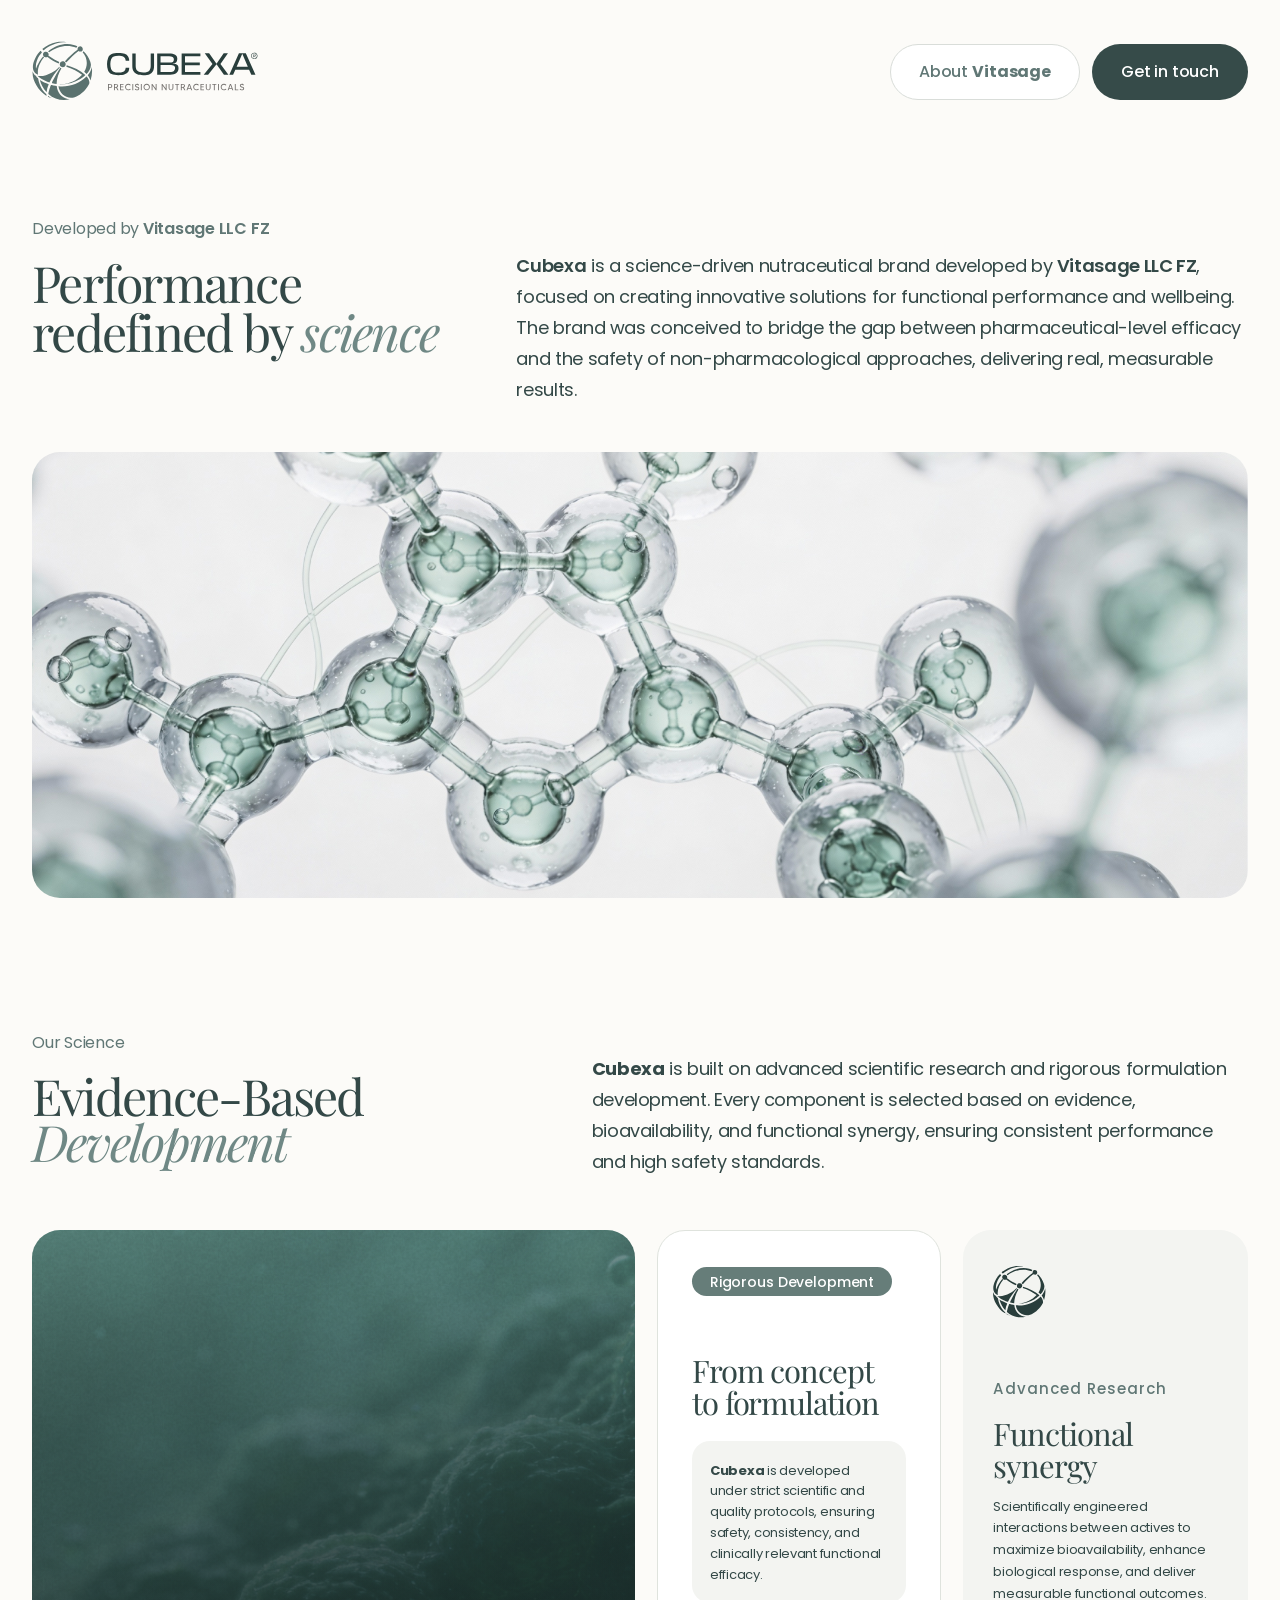
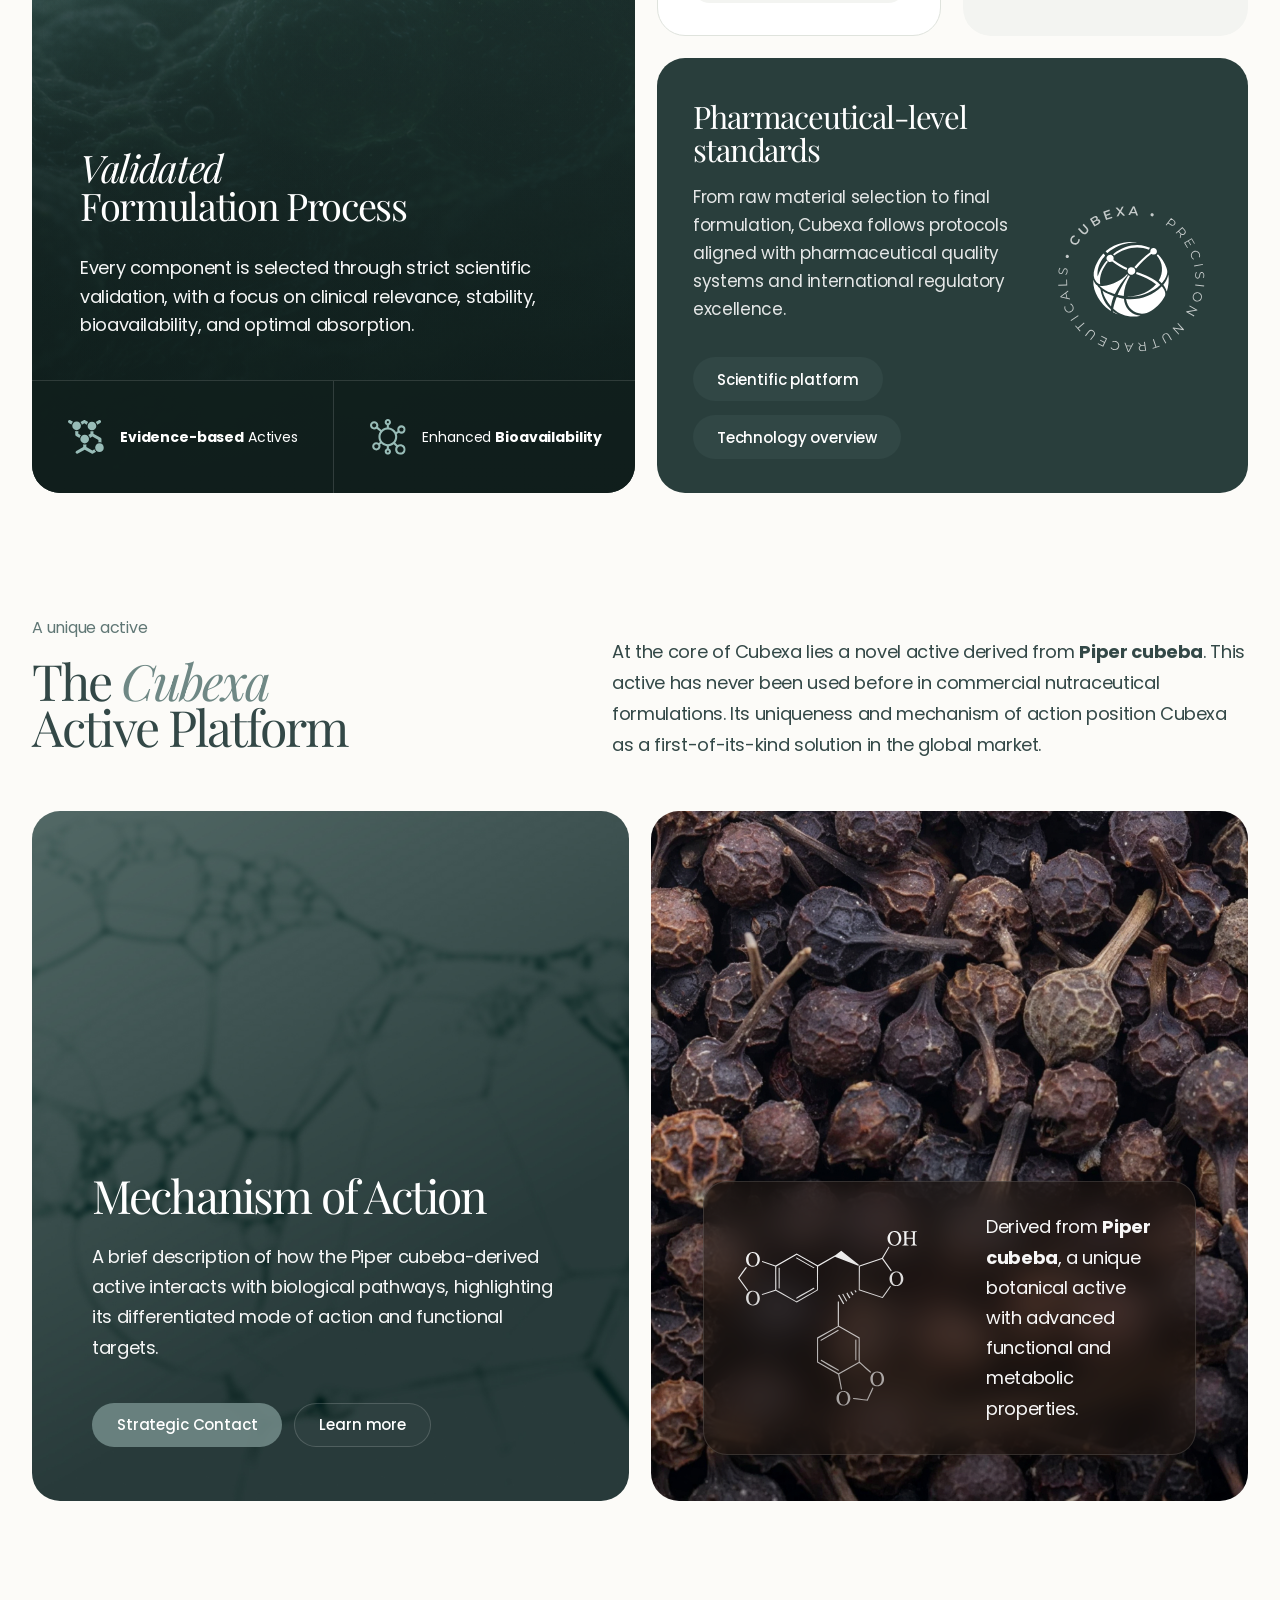
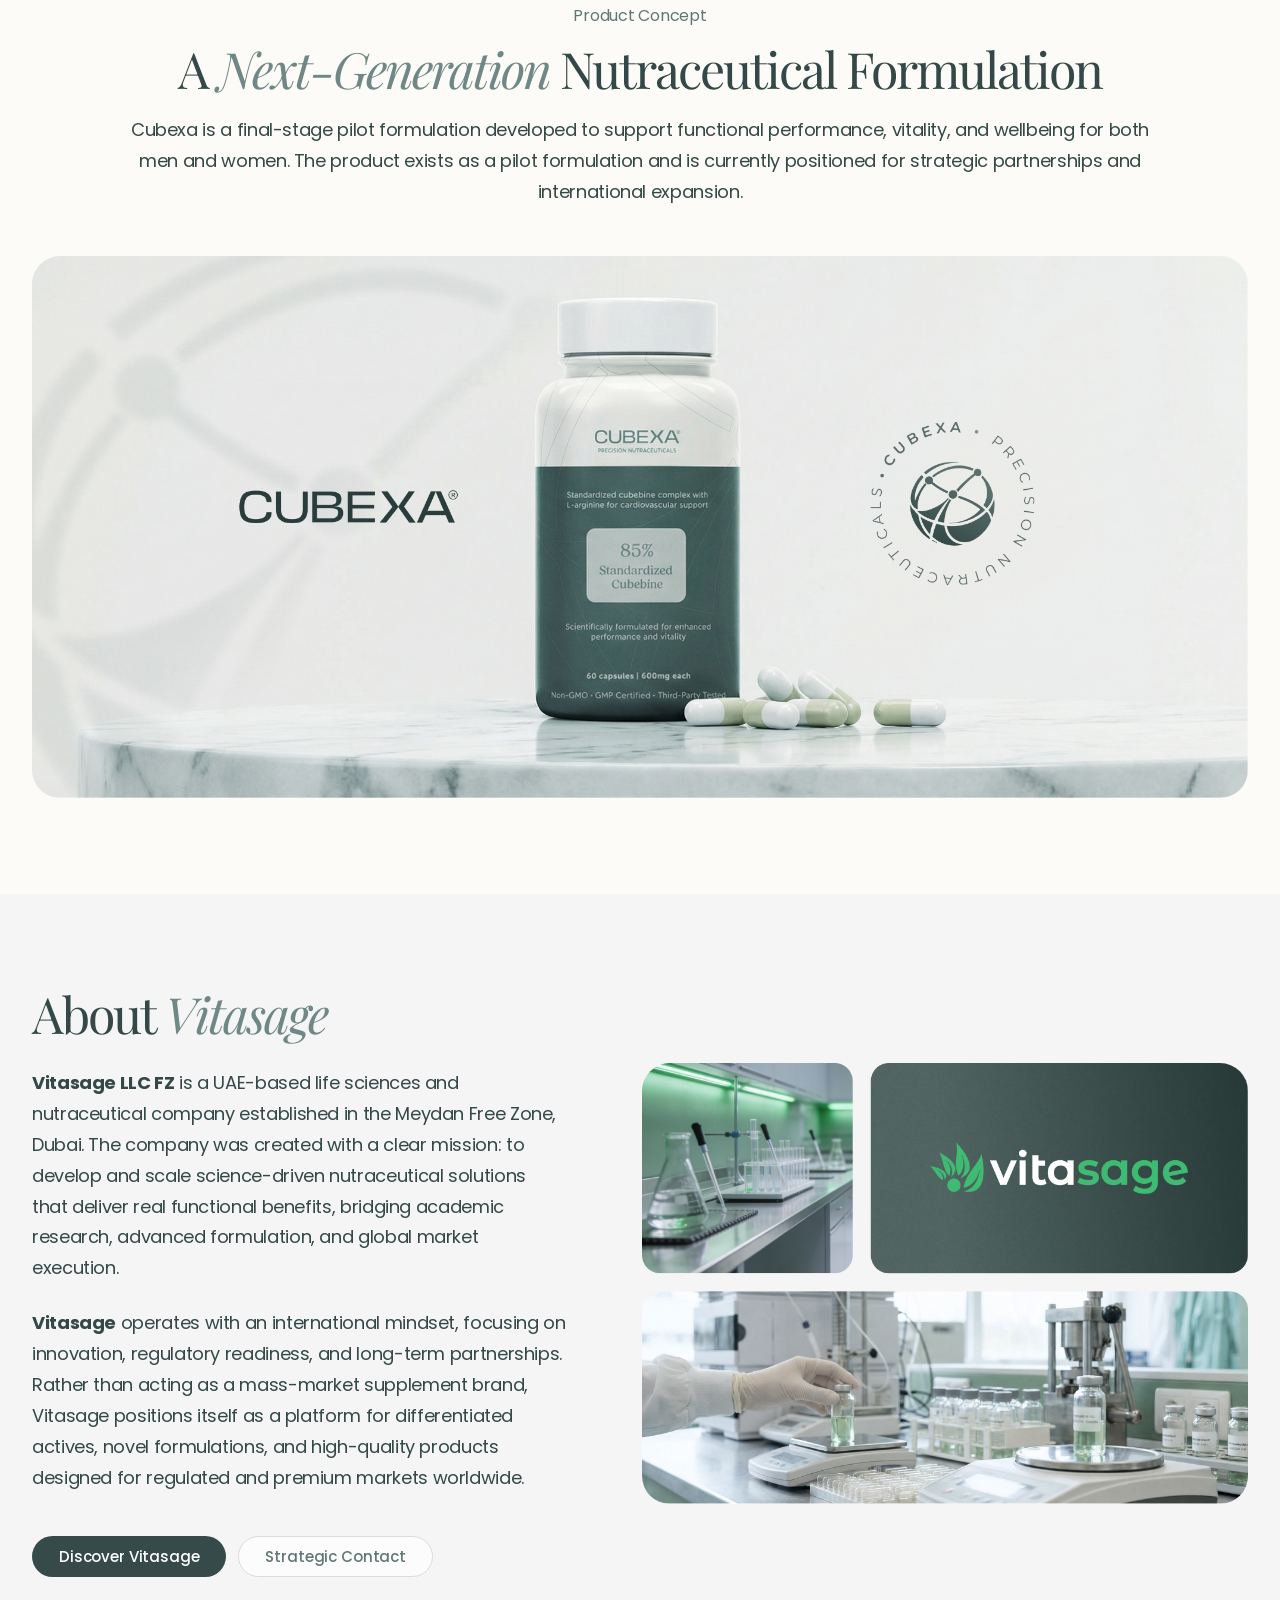
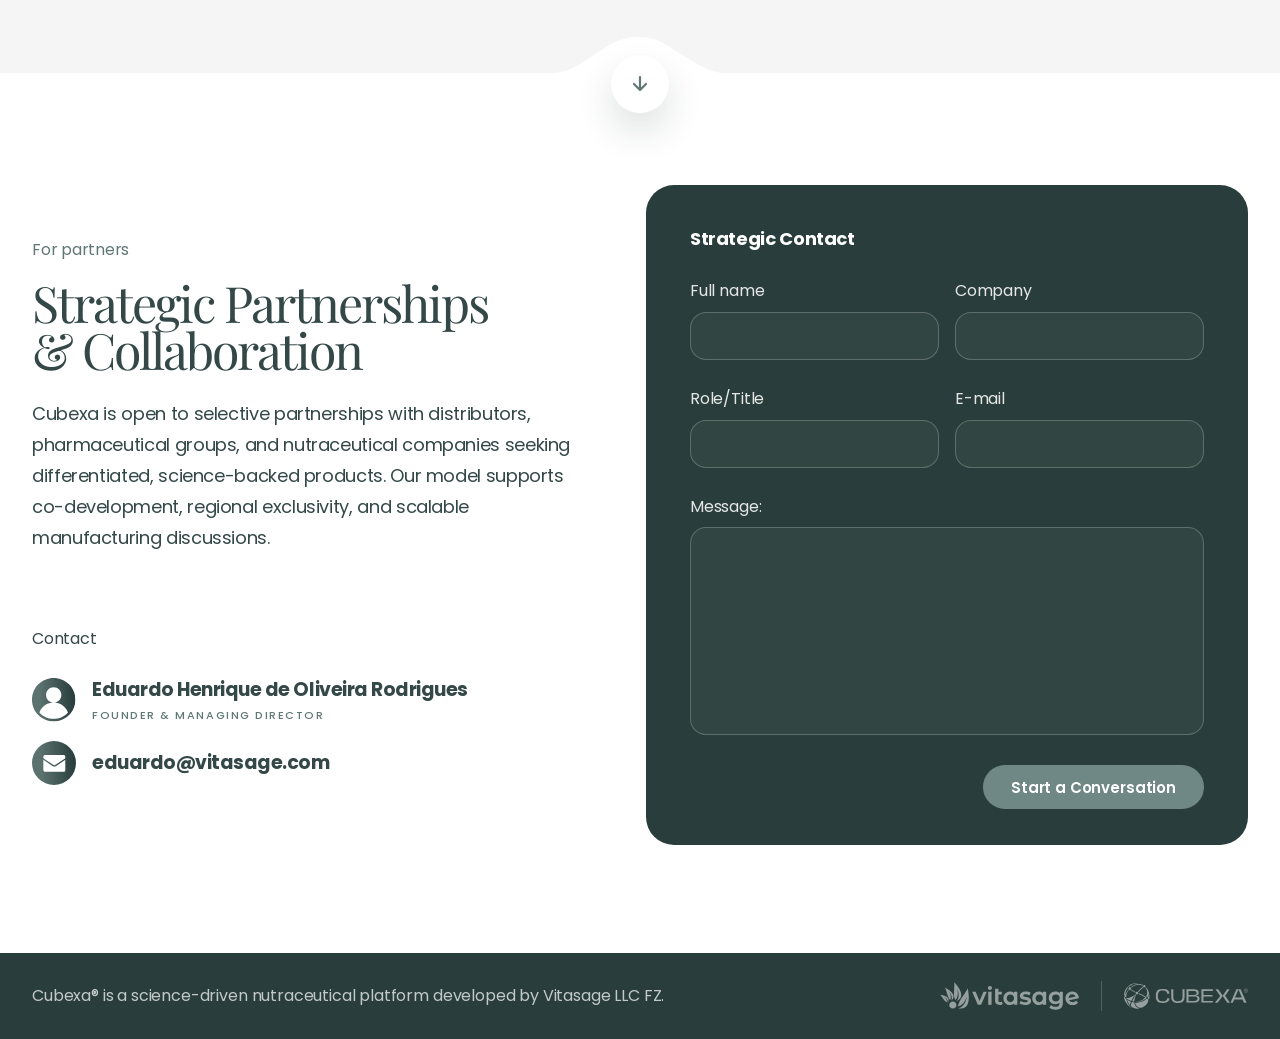
<file: index.html>
<!DOCTYPE html>
<html lang="en">
  <head>
    <meta charset="UTF-8" />
    <meta name="viewport" content="width=device-width, initial-scale=1.0" />
    <title>Cubexa | Precision Nutraceuticals</title>
    <link rel="preconnect" href="https://fonts.googleapis.com" />
    <link rel="preconnect" href="https://fonts.gstatic.com" crossorigin />
    <link
      href="https://fonts.googleapis.com/css2?family=Playfair+Display:ital,wght@0,400;0,500;1,400;1,500&family=Poppins:wght@400;500;600;700&display=swap"
      rel="stylesheet"
    />
    <link rel="icon" type="image/png" href="IMG/favicon.png" />
    <link rel="stylesheet" href="styles.css" />
  </head>
  <body>
    <header class="site-header container">
      <a class="brand" href="#" aria-label="Cubexa home">
        <img src="IMG/logo.svg" alt="Cubexa Precision Nutraceuticals logo" />
      </a>

      <nav class="header-actions" aria-label="Primary navigation">
        <a class="button-pill button-pill--ghost" href="#about">
          About <strong>Vitasage</strong>
        </a>
        <a class="button-pill button-pill--solid" href="#contact">Get in touch</a>
      </nav>
    </header>

    <main>
      <section class="hero-section container" aria-labelledby="hero-title">
        <div class="hero-copy">
          <div class="hero-copy__lead">
            <p class="hero-tagline">
              Developed by <strong>Vitasage LLC FZ</strong>
            </p>

            <h1 class="hero-title" id="hero-title">
              Performance
              <br />
              redefined by <span>science</span>
            </h1>
          </div>

          <div class="hero-copy__text">
            <p>
              <strong>Cubexa</strong> is a science-driven nutraceutical brand
              developed by <strong>Vitasage LLC FZ</strong>, focused on creating
              innovative solutions for functional performance and wellbeing. The
              brand was conceived to bridge the gap between pharmaceutical-level
              efficacy and the safety of non-pharmacological approaches,
              delivering real, measurable results.
            </p>
          </div>
        </div>

        <figure class="hero-visual">
          <img
            src="IMG/img.jpg"
            alt="Abstract molecular structure illustration in soft green tones"
          />
        </figure>
      </section>

      <section class="science-section container" aria-labelledby="science-title">
        <div class="science-intro">
          <div class="science-intro__lead">
            <p class="science-tagline">Our Science</p>

            <h2 class="science-title" id="science-title">
              Evidence-Based
              <br />
              <span>Development</span>
            </h2>
          </div>

          <div class="science-intro__copy">
            <p>
              <strong>Cubexa</strong> is built on advanced scientific research
              and rigorous formulation development. Every component is selected
              based on evidence, bioavailability, and functional synergy,
              ensuring consistent performance and high safety standards.
            </p>
          </div>
        </div>

        <div class="science-layout">
          <article class="science-card science-card--feature">
            <div class="science-feature__content">
              <h3 class="science-feature__title">
                <span>Validated</span>
                <br />
                Formulation Process
              </h3>

              <p class="science-feature__description">
                Every component is selected through strict scientific
                validation, with a focus on clinical relevance, stability,
                bioavailability, and optimal absorption.
              </p>
            </div>

            <div class="science-feature__footer">
              <div class="science-footer-item">
                <img
                  src="IMG/icon0.svg"
                  alt="Evidence-based actives icon"
                  class="science-footer-item__icon"
                />
                <p>
                  <strong>Evidence-based</strong>
                  Actives
                </p>
              </div>

              <div class="science-footer-item">
                <img
                  src="IMG/icon1.svg"
                  alt="Enhanced bioavailability icon"
                  class="science-footer-item__icon"
                />
                <p>
                  Enhanced
                  <strong>Bioavailability</strong>
                </p>
              </div>
            </div>
          </article>

          <div class="science-sidebar">
            <div class="science-sidebar__top">
              <article class="science-card science-card--concept">
                <span class="science-chip">Rigorous Development</span>

                <h3 class="science-card__title science-card__title--concept">
                  From concept
                  <br />
                  to formulation
                </h3>

                <div class="science-card__inset">
                  <p>
                    <strong>Cubexa</strong> is developed under strict
                    scientific and quality protocols, ensuring safety,
                    consistency, and clinically relevant functional efficacy.
                  </p>
                </div>
              </article>

              <article class="science-card science-card--synergy">
                <img
                  src="IMG/icon2.svg"
                  alt="Advanced research icon"
                  class="science-card__icon"
                />

                <p class="science-card__eyebrow">Advanced Research</p>

                <h3 class="science-card__title">Functional synergy</h3>

                <p class="science-card__body">
                  Scientifically engineered interactions between actives to
                  maximize bioavailability, enhance biological response, and
                  deliver measurable functional outcomes.
                </p>
              </article>
            </div>

            <article class="science-card science-card--standards">
              <div class="science-standards">
                <div class="science-standards__content">
                  <h3 class="science-card__title science-card__title--light">
                    Pharmaceutical-level standards
                  </h3>

                  <p class="science-card__body science-card__body--light">
                    From raw material selection to final formulation, Cubexa
                    follows protocols aligned with pharmaceutical quality
                    systems and international regulatory excellence.
                  </p>

                  <div class="science-standards__actions">
                    <span class="science-pill">
                      Scientific platform
                    </span>
                    <span class="science-pill">
                      Technology overview
                    </span>
                  </div>
                </div>

                <div class="science-standards__mark">
                  <img
                    src="IMG/icon3.svg"
                    alt="Cubexa circular logo"
                    class="science-standards__logo"
                  />
                </div>
              </div>
            </article>
          </div>
        </div>
      </section>

      <section class="platform-section container" aria-labelledby="platform-title">
        <div class="platform-intro">
          <div class="platform-intro__lead">
            <p class="platform-tagline">A unique active</p>

            <h2 class="platform-title" id="platform-title">
              The <span>Cubexa</span>
              <br />
              Active Platform
            </h2>
          </div>

          <div class="platform-intro__copy">
            <p>
              At the core of Cubexa lies a novel active derived from
              <strong>Piper cubeba</strong>. This active has never been used
              before in commercial nutraceutical formulations. Its uniqueness
              and mechanism of action position Cubexa as a first-of-its-kind
              solution in the global market.
            </p>
          </div>
        </div>

        <div class="platform-layout">
          <article class="platform-card platform-card--mechanism">
            <div class="platform-card__content">
              <h3 class="platform-card__title">Mechanism of Action</h3>

              <p class="platform-card__description">
                A brief description of how the Piper cubeba-derived active
                interacts with biological pathways, highlighting its
                differentiated mode of action and functional targets.
              </p>

              <div class="platform-card__actions">
                <a class="platform-pill platform-pill--solid" href="#contact-form">
                  Strategic Contact
                </a>
                <a class="platform-pill platform-pill--ghost" href="#product-concept">
                  Learn more
                </a>
              </div>
            </div>
          </article>

          <article class="platform-card platform-card--botanical">
            <div class="platform-glass-box">
              <img
                src="IMG/icon4.svg"
                alt="Chemical formula illustration"
                class="platform-glass-box__icon"
              />

              <p class="platform-glass-box__text">
                Derived from <strong>Piper cubeba</strong>, a unique botanical
                active with advanced functional and metabolic properties.
              </p>
            </div>
          </article>
        </div>
      </section>

      <section
        class="concept-section container"
        id="product-concept"
        aria-labelledby="concept-title"
      >
        <div class="concept-header">
          <p class="concept-tagline">Product Concept</p>

          <h2 class="concept-title" id="concept-title">
            A <span>Next-Generation</span> Nutraceutical Formulation
          </h2>

          <p class="concept-copy">
            Cubexa is a final-stage pilot formulation developed to support
            functional performance, vitality, and wellbeing for both men and
            women. The product exists as a pilot formulation and is currently
            positioned for strategic partnerships and international expansion.
          </p>
        </div>

        <figure class="concept-visual">
          <img
            src="IMG/img5.jpg"
            alt="Cubexa product bottle with capsules, brand mark, and circular seal"
          />
        </figure>
      </section>

      <section class="about-section" id="about" aria-labelledby="about-title">
        <div class="about-section__inner container">
          <div class="about-copy">
            <h2 class="about-title" id="about-title">
              About <span>Vitasage</span>
            </h2>

            <div class="about-copy__body">
              <p>
                <strong>Vitasage LLC FZ</strong> is a UAE-based life sciences
                and nutraceutical company established in the Meydan Free Zone,
                Dubai. The company was created with a clear mission: to develop
                and scale science-driven nutraceutical solutions that deliver
                real functional benefits, bridging academic research, advanced
                formulation, and global market execution.
              </p>

              <p>
                <strong>Vitasage</strong> operates with an international
                mindset, focusing on innovation, regulatory readiness, and
                long-term partnerships. Rather than acting as a mass-market
                supplement brand, Vitasage positions itself as a platform for
                differentiated actives, novel formulations, and high-quality
                products designed for regulated and premium markets worldwide.
              </p>
            </div>

            <div class="about-actions">
              <a class="about-pill about-pill--solid" href="index2.html">
                Discover Vitasage
              </a>
              <a class="about-pill about-pill--ghost" href="#contact">
                Strategic Contact
              </a>
            </div>
          </div>

          <figure class="about-visual">
            <img
              src="IMG/img6.jpg"
              alt="Laboratory collage with Vitasage brand panel and research imagery"
            />
          </figure>
        </div>
      </section>

      <section class="contact-section" id="contact" aria-labelledby="contact-title">
        <div class="contact-divider" aria-hidden="true">
          <svg
            class="contact-divider__shape"
            viewBox="0 0 234 110"
            preserveAspectRatio="none"
            xmlns="http://www.w3.org/2000/svg"
          >
            <path
              d="M0 46.4089H24.9591C36.6972 46.4089 48.1738 42.9413 57.9479 36.4413L77.8521 23.2045L86.9134 17.8335C105.289 6.9417 128.293 7.60293 146.013 19.5323L151.467 23.2045L176.051 37.9362C185.303 43.4805 195.887 46.4089 206.673 46.4089H234V110H0V46.4089Z"
              fill="#FFFFFF"
            />
          </svg>
          <div class="contact-divider__circle">
            <svg
              class="contact-divider__arrow"
              viewBox="0 0 24 24"
              fill="none"
              xmlns="http://www.w3.org/2000/svg"
            >
              <path
                d="M12 5V18M12 18L6 12M12 18L18 12"
                stroke="currentColor"
                stroke-width="2.2"
                stroke-linecap="round"
                stroke-linejoin="round"
              />
            </svg>
          </div>
        </div>

        <div class="contact-section__inner container">
          <div class="contact-copy">
            <p class="contact-tagline">For partners</p>

            <h2 class="contact-title" id="contact-title">
              Strategic Partnerships
              <br />
              &amp; Collaboration
            </h2>

            <p class="contact-description">
              Cubexa is open to selective partnerships with distributors,
              pharmaceutical groups, and nutraceutical companies seeking
              differentiated, science-backed products. Our model supports
              co-development, regional exclusivity, and scalable manufacturing
              discussions.
            </p>

            <div class="contact-details">
              <p class="contact-label">Contact</p>

              <div class="contact-detail">
                <img
                  src="IMG/icon5.svg"
                  alt="Contact person icon"
                  class="contact-detail__icon"
                />

                <div class="contact-detail__content">
                  <strong>Eduardo Henrique de Oliveira Rodrigues</strong>
                  <span>Founder &amp; Managing Director</span>
                </div>
              </div>

              <div class="contact-detail">
                <img
                  src="IMG/icon6.svg"
                  alt="Email icon"
                  class="contact-detail__icon"
                />

                <div class="contact-detail__content">
                  <strong>eduardo@vitasage.com</strong>
                </div>
              </div>
            </div>
          </div>

          <article class="contact-card">
            <h3 class="contact-card__title">Strategic Contact</h3>

            <form
              class="contact-form"
              id="contact-form"
              action="send.php"
              method="post"
              data-contact-form
            >
              <input type="hidden" name="source-page" value="Cubexa" />
              <div class="contact-form__field">
                <label for="full-name">Full name</label>
                <input id="full-name" name="full-name" type="text" />
              </div>

              <div class="contact-form__field">
                <label for="company">Company</label>
                <input id="company" name="company" type="text" />
              </div>

              <div class="contact-form__field">
                <label for="role-title">Role/Title</label>
                <input id="role-title" name="role-title" type="text" />
              </div>

              <div class="contact-form__field">
                <label for="email">E-mail</label>
                <input id="email" name="email" type="email" />
              </div>

              <div class="contact-form__field contact-form__field--full">
                <label for="message">Message:</label>
                <textarea id="message" name="message"></textarea>
              </div>

              <div class="contact-form__actions">
                <button
                  class="contact-form__button"
                  type="submit"
                  data-submit-button
                >
                  Start a Conversation
                </button>
              </div>

              <p
                class="form-status"
                data-form-status
                aria-live="polite"
                aria-atomic="true"
                hidden
              ></p>
            </form>
          </article>
        </div>
      </section>
    </main>

    <footer class="footer-section">
      <div class="footer-section__inner container">
        <p class="footer-copy">
          Cubexa&reg; is a science-driven nutraceutical platform developed by
          Vitasage LLC FZ.
        </p>

        <div class="footer-logos" aria-label="Brand logos">
          <a class="footer-logo-link" href="index2.html" aria-label="Go to Vitasage page">
            <img
              src="IMG/logo-footer1.svg"
              alt="Vitasage logo"
              class="footer-logo footer-logo--vitasage"
            />
          </a>
          <span class="footer-logos__divider" aria-hidden="true"></span>
          <a class="footer-logo-link" href="index.html" aria-label="Go to Cubexa page">
            <img
              src="IMG/logo-footer2.svg"
              alt="Cubexa logo"
              class="footer-logo footer-logo--cubexa"
            />
          </a>
        </div>
      </div>
    </footer>

    <script src="contact-forms.js"></script>
  </body>
</html>
</file>
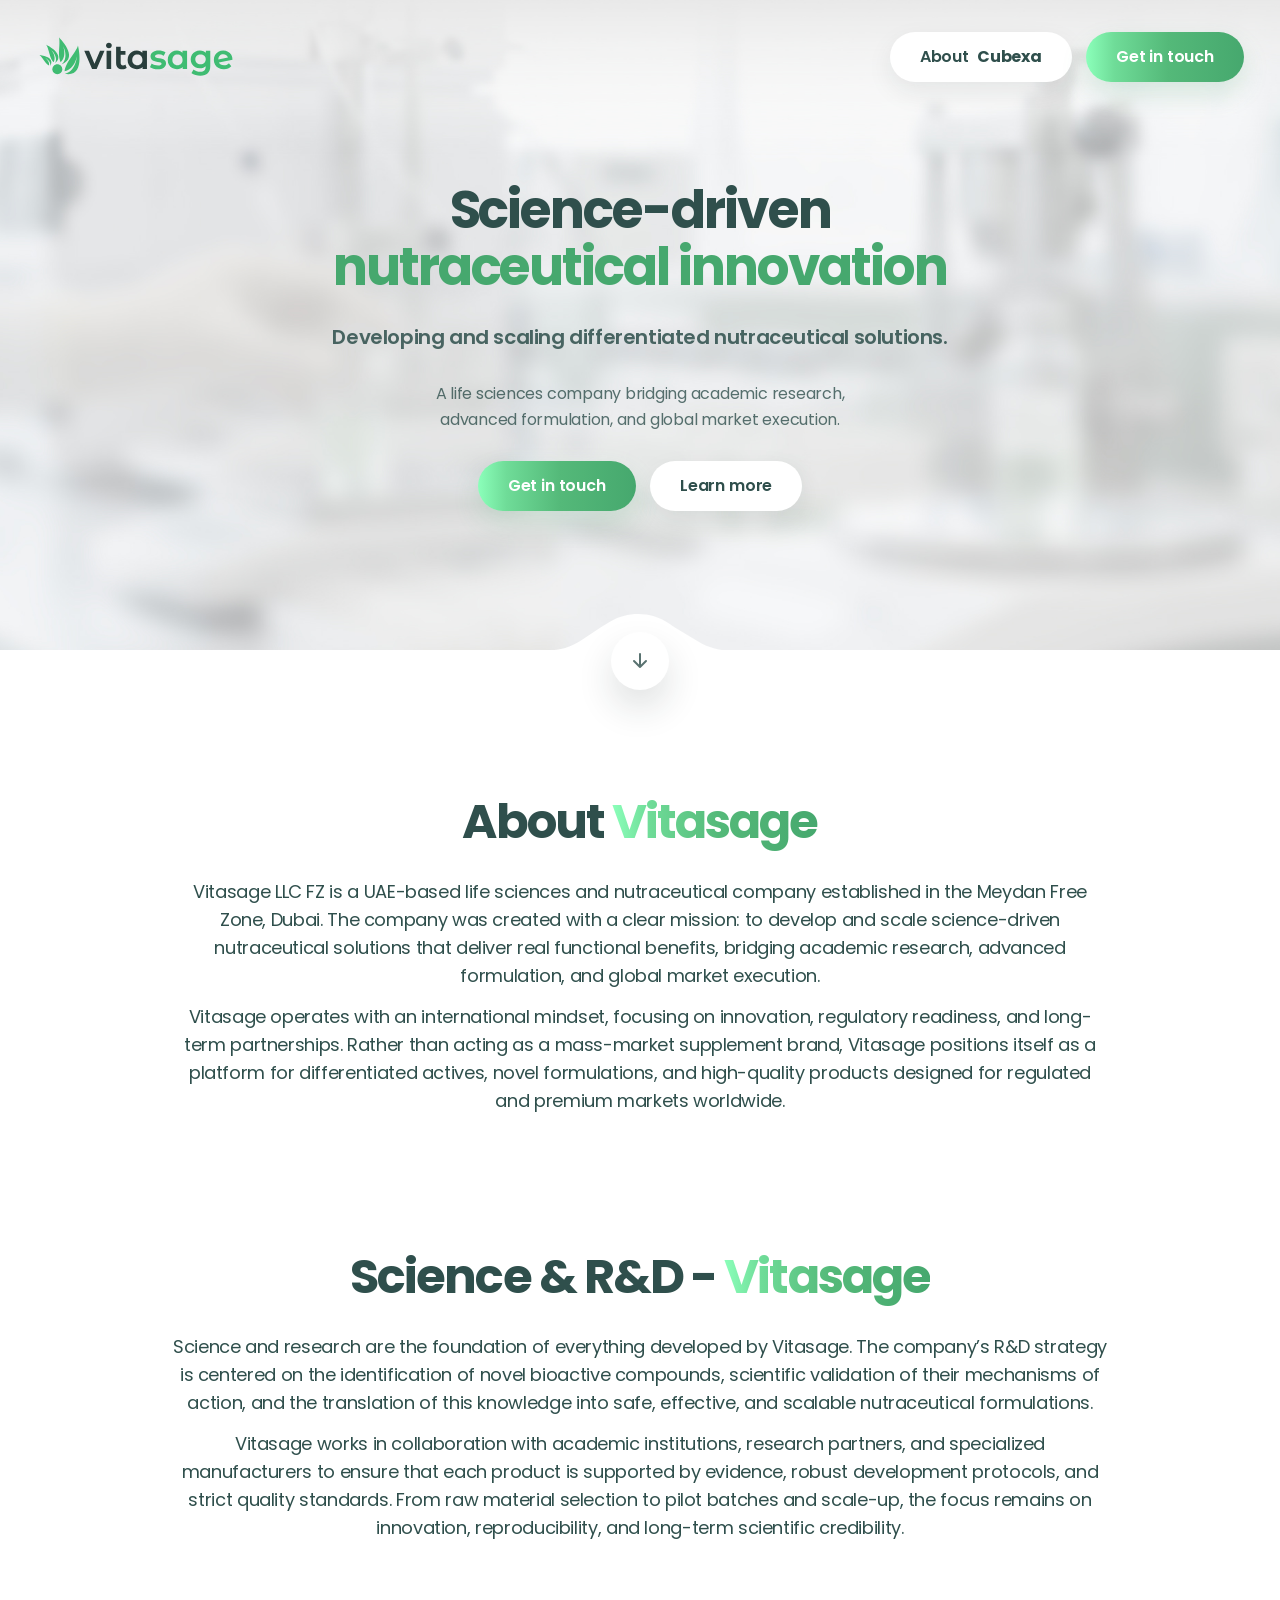
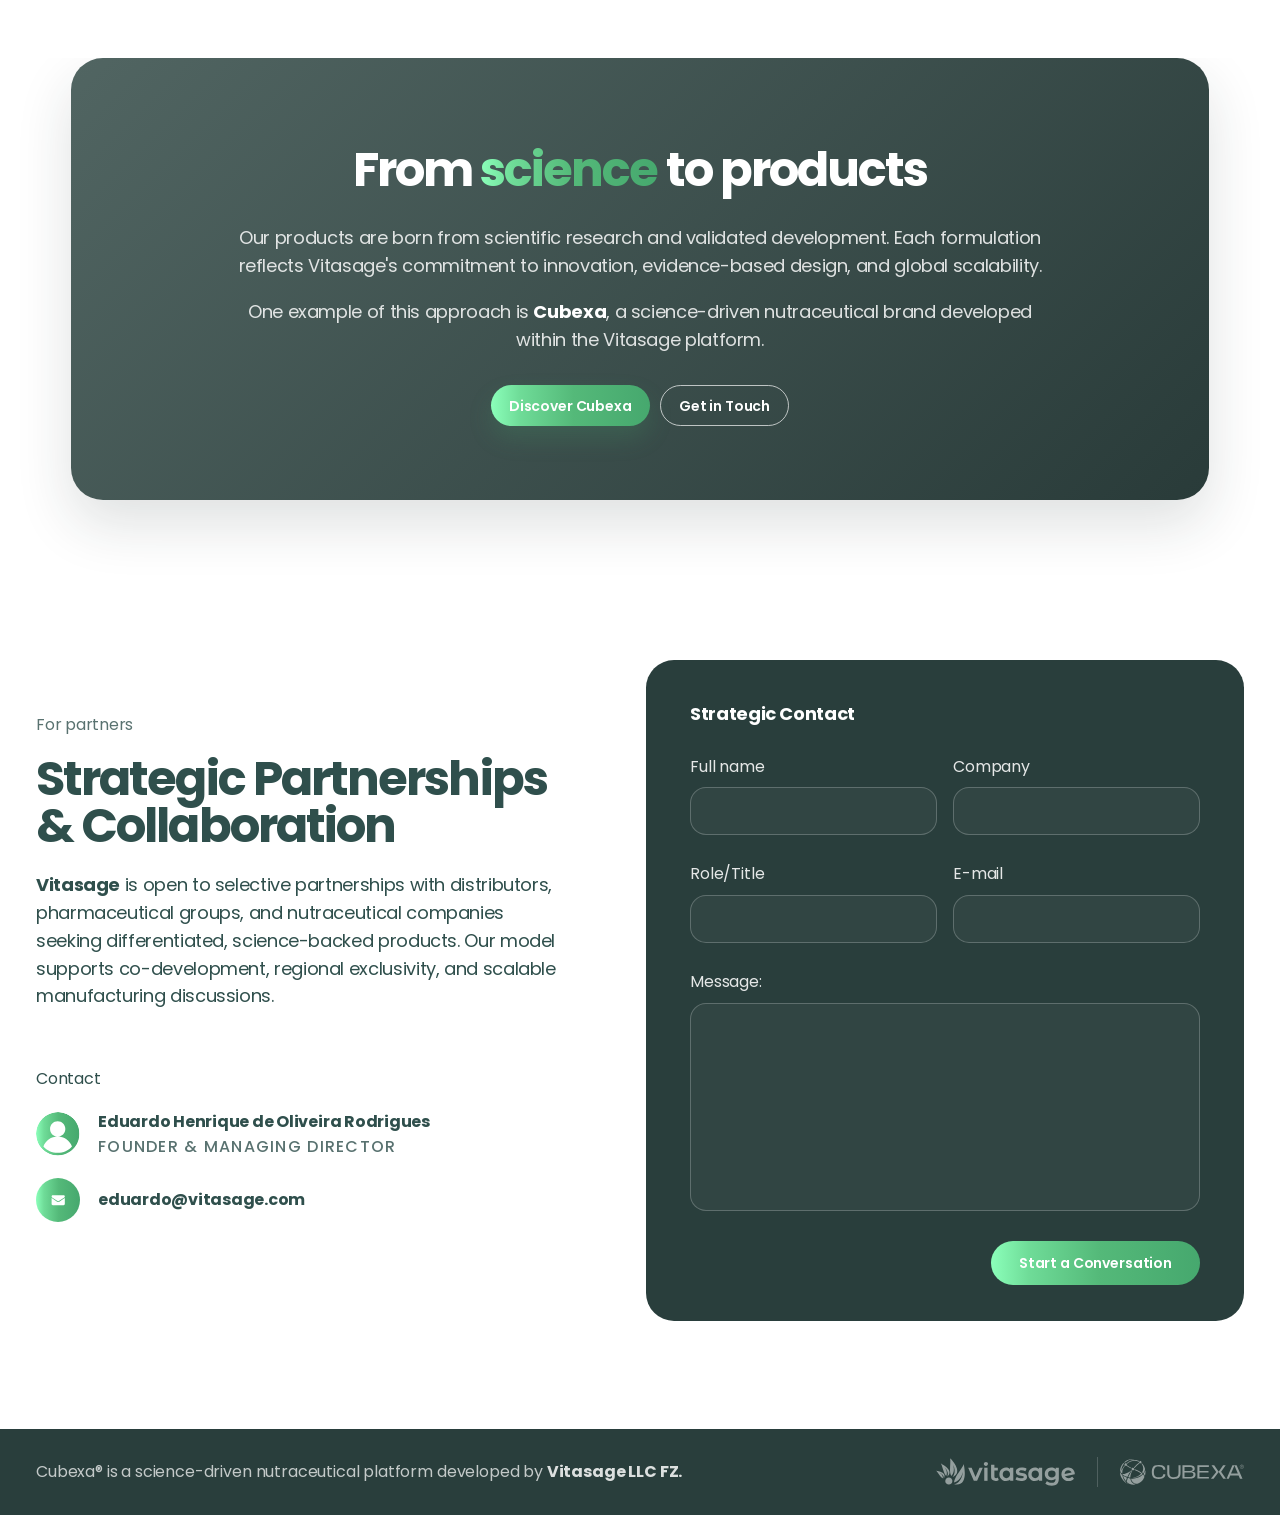
<file: index2.html>
<!DOCTYPE html>
<html lang="en">
  <head>
    <meta charset="UTF-8" />
    <meta name="viewport" content="width=device-width, initial-scale=1.0" />
    <title>Vitasage | Science-driven nutraceutical innovation</title>
    <link rel="preconnect" href="https://fonts.googleapis.com" />
    <link rel="preconnect" href="https://fonts.gstatic.com" crossorigin />
    <link
      href="https://fonts.googleapis.com/css2?family=Poppins:wght@400;500;600;700&display=swap"
      rel="stylesheet"
    />
    <link rel="icon" type="image/png" href="IMG/favicon.png" />
    <link rel="stylesheet" href="styles2.css" />
  </head>
  <body>
    <header class="site-header container">
      <a class="brand" href="#" aria-label="Vitasage home">
        <img src="IMG/logo-vita-sage.svg" alt="Vitasage logo" />
      </a>

      <nav class="header-actions" aria-label="Primary navigation">
        <a class="button-pill button-pill--ghost" href="index.html">
          About&nbsp;<strong class="button-pill__strong--inline">Cubexa</strong>
        </a>
        <a class="button-pill button-pill--solid" href="#contact">Get in touch</a>
      </nav>
    </header>

    <main>
      <section class="hero-section" aria-labelledby="hero-title">
        <div class="hero-section__backdrop" aria-hidden="true"></div>

        <div class="hero-content container">
          <div class="hero-copy">
            <h1 class="hero-title" id="hero-title">
              <span class="hero-title__line">Science-driven</span>
              <span class="hero-title__line hero-title__line--gradient">
                nutraceutical innovation
              </span>
            </h1>

            <p class="hero-description">
              Developing and scaling differentiated nutraceutical solutions.
            </p>

            <p class="hero-secondary">
              A life sciences company bridging academic research,
              <br class="hero-secondary__break" />
              advanced formulation, and global market execution.
            </p>

            <div class="hero-actions">
              <a class="button-pill button-pill--solid" href="#contact">
                Get in touch
              </a>
              <a class="button-pill button-pill--ghost" href="#about">
                Learn more
              </a>
            </div>
          </div>
        </div>

      </section>

      <section class="about-section" id="about" aria-labelledby="about-title">
        <div class="hero-divider" aria-hidden="true">
          <svg
            class="hero-divider__shape"
            viewBox="0 0 234 110"
            preserveAspectRatio="none"
            xmlns="http://www.w3.org/2000/svg"
          >
            <path
              d="M0 46.4089H24.9591C36.6972 46.4089 48.1738 42.9413 57.9479 36.4413L77.8521 23.2045L86.9134 17.8335C105.289 6.9417 128.293 7.60293 146.013 19.5323L151.467 23.2045L176.051 37.9362C185.303 43.4805 195.887 46.4089 206.673 46.4089H234V110H0V46.4089Z"
              fill="#FFFFFF"
            />
          </svg>
          <div class="hero-divider__circle">
            <svg
              class="hero-divider__arrow"
              viewBox="0 0 24 24"
              fill="none"
              xmlns="http://www.w3.org/2000/svg"
            >
              <path
                d="M12 5V18M12 18L6 12M12 18L18 12"
                stroke="currentColor"
                stroke-width="2"
                stroke-linecap="round"
                stroke-linejoin="round"
              />
            </svg>
          </div>
        </div>

        <div class="about-section__inner container">
          <article class="about-section__group">
            <h2 class="section-title" id="about-title">
              About <span class="text-gradient">Vitasage</span>
            </h2>

            <div class="section-copy">
              <p>
                Vitasage LLC FZ is a UAE-based life sciences and nutraceutical
                company established in the Meydan Free Zone, Dubai. The company
                was created with a clear mission: to develop and scale
                science-driven nutraceutical solutions that deliver real
                functional benefits, bridging academic research, advanced
                formulation, and global market execution.
              </p>

              <p>
                Vitasage operates with an international mindset, focusing on
                innovation, regulatory readiness, and long-term partnerships.
                Rather than acting as a mass-market supplement brand, Vitasage
                positions itself as a platform for differentiated actives,
                novel formulations, and high-quality products designed for
                regulated and premium markets worldwide.
              </p>
            </div>
          </article>

          <article
            class="about-section__group"
            id="learn-more"
            aria-labelledby="science-title"
          >
            <h2 class="section-title" id="science-title">
              Science &amp; R&amp;D - <span class="text-gradient">Vitasage</span>
            </h2>

            <div class="section-copy">
              <p>
                Science and research are the foundation of everything developed
                by Vitasage. The company’s R&amp;D strategy is centered on the
                identification of novel bioactive compounds, scientific
                validation of their mechanisms of action, and the translation
                of this knowledge into safe, effective, and scalable
                nutraceutical formulations.
              </p>

              <p>
                Vitasage works in collaboration with academic institutions,
                research partners, and specialized manufacturers to ensure that
                each product is supported by evidence, robust development
                protocols, and strict quality standards. From raw material
                selection to pilot batches and scale-up, the focus remains on
                innovation, reproducibility, and long-term scientific
                credibility.
              </p>
            </div>
          </article>
        </div>
      </section>

      <section class="products-section" aria-labelledby="products-title">
        <div class="products-section__inner container">
          <article class="products-card">
            <h2 class="products-card__title" id="products-title">
              From <span class="text-gradient">science</span> to products
            </h2>

            <div class="products-card__copy">
              <p>
                Our products are born from scientific research and validated
                development. Each formulation reflects Vitasage's commitment to
                innovation, evidence-based design, and global scalability.
              </p>

              <p>
                One example of this approach is <strong>Cubexa</strong>, a
                science-driven nutraceutical brand developed within the
                Vitasage platform.
              </p>
            </div>

            <div class="products-card__actions">
              <a
                class="button-pill button-pill--card-solid"
                href="index.html"
              >
                Discover Cubexa
              </a>
              <a class="button-pill button-pill--card-outline" href="#contact">
                Get in Touch
              </a>
            </div>
          </article>
        </div>
      </section>

      <section class="contact2-section" id="contact" aria-labelledby="contact2-title">
        <div class="contact2-grid container">
          <div class="contact2-copy">
            <p class="contact2-tagline">For partners</p>

            <h2 class="contact2-title" id="contact2-title">
              Strategic Partnerships
              <br />
              &amp; Collaboration
            </h2>

            <p class="contact2-description">
              <strong>Vitasage</strong> is open to selective partnerships with
              distributors, pharmaceutical groups, and nutraceutical companies
              seeking differentiated, science-backed products. Our model
              supports co-development, regional exclusivity, and scalable
              manufacturing discussions.
            </p>

            <div class="contact2-details">
              <p class="contact2-label">Contact</p>

              <div class="contact2-detail">
                <span
                  class="contact2-detail__icon contact2-detail__icon--person"
                  aria-hidden="true"
                ></span>

                <div class="contact2-detail__content">
                  <strong>Eduardo Henrique de Oliveira Rodrigues</strong>
                  <span>Founder &amp; Managing Director</span>
                </div>
              </div>

              <div class="contact2-detail">
                <span
                  class="contact2-detail__icon contact2-detail__icon--mail"
                  aria-hidden="true"
                ></span>

                <div class="contact2-detail__content">
                  <strong>eduardo@vitasage.com</strong>
                </div>
              </div>
            </div>
          </div>

          <article class="contact2-card">
            <h3 class="contact2-card__title">Strategic Contact</h3>

            <form
              class="contact2-form"
              action="send.php"
              method="post"
              data-contact-form
            >
              <input type="hidden" name="source-page" value="Vitasage" />
              <div class="contact2-form__field">
                <label for="contact2-full-name">Full name</label>
                <input
                  id="contact2-full-name"
                  name="full-name"
                  type="text"
                />
              </div>

              <div class="contact2-form__field">
                <label for="contact2-company">Company</label>
                <input id="contact2-company" name="company" type="text" />
              </div>

              <div class="contact2-form__field">
                <label for="contact2-role">Role/Title</label>
                <input id="contact2-role" name="role" type="text" />
              </div>

              <div class="contact2-form__field">
                <label for="contact2-email">E-mail</label>
                <input id="contact2-email" name="email" type="email" />
              </div>

              <div class="contact2-form__field contact2-form__field--full">
                <label for="contact2-message">Message:</label>
                <textarea id="contact2-message" name="message"></textarea>
              </div>

              <div class="contact2-form__actions">
                <button
                  class="contact2-form__button"
                  type="submit"
                  data-submit-button
                >
                  Start a Conversation
                </button>
              </div>

              <p
                class="form-status"
                data-form-status
                aria-live="polite"
                aria-atomic="true"
                hidden
              ></p>
            </form>
          </article>
        </div>
      </section>
    </main>

    <footer class="footer2-section">
      <div class="footer2-inner container">
        <p class="footer2-copy">
          Cubexa&reg; is a science-driven nutraceutical platform developed by
          <strong>Vitasage LLC FZ.</strong>
        </p>

        <div class="footer2-logos" aria-label="Brand logos">
          <a class="footer2-logo-link" href="index2.html" aria-label="Go to Vitasage page">
            <img
              src="IMG/logo-footer1.svg"
              alt="Vitasage logo"
              class="footer2-logo footer2-logo--vitasage"
            />
          </a>
          <span class="footer2-logos__divider" aria-hidden="true"></span>
          <a class="footer2-logo-link" href="index.html" aria-label="Go to Cubexa page">
            <img
              src="IMG/logo-footer2.svg"
              alt="Cubexa logo"
              class="footer2-logo footer2-logo--cubexa"
            />
          </a>
        </div>
      </div>
    </footer>

    <script src="contact-forms.js"></script>
  </body>
</html>
</file>
<file: styles.css>
:root {
  --font-heading: "Playfair Display", serif;
  --font-body: "Poppins", sans-serif;

  --size-heading: 50px;
  --size-body: 18px;
  --size-tagline: 16px;
  --size-button: 16px;
  --science-size-tagline: 16px;
  --science-size-title: 50px;
  --science-size-copy: 18px;
  --science-size-feature-title: 38px;
  --science-size-card-title: 31px;
  --science-size-card-body: 17px;
  --science-size-card-label: 15px;
  --science-size-chip: 14px;
  --science-size-footer-label: 14px;
  --platform-size-title: 50px;
  --platform-size-card-title: 46px;
  --platform-size-body: 18px;
  --platform-size-glass-body: 18px;
  --platform-size-pill: 15px;
  --concept-size-tagline: 16px;
  --concept-size-title: 50px;
  --concept-size-body: 18px;
  --about-size-title: 50px;
  --about-size-body: 18px;
  --about-size-button: 15px;
  --contact-size-tagline: 16px;
  --contact-size-title: 50px;
  --contact-size-body: 18px;
  --contact-size-label: 16px;
  --footer-size-body: 16px;

  --color-bg: #fcfbf8;
  --color-surface: #ffffff;
  --color-text: #334847;
  --color-accent: #6f8885;
  --color-muted: #607775;
  --color-border: #d9ddd9;
  --color-button: #364b49;
  --color-button-hover: #2b3d3b;
  --color-focus: #9bb8b2;
  --color-card-muted: #f3f4f1;
  --color-card-deep: #293e3c;
  --color-card-overlay: rgba(27, 48, 46, 0.58);
  --color-card-overlay-strong: rgba(17, 31, 29, 0.82);
  --color-card-stroke: #dfe3dd;
  --color-platform-overlay: rgba(39, 63, 60, 0.86);
  --color-glass-bg: rgba(30, 20, 15, 0.55);
  --color-glass-border: rgba(255, 255, 255, 0.12);
  --color-about-bg: #f5f5f5;
  --color-contact-card: #293e3c;
  --color-contact-field: rgba(255, 255, 255, 0.04);
  --color-contact-border: rgba(255, 255, 255, 0.22);
  --color-contact-button: #6f8885;
  --color-footer-text: rgba(255, 255, 255, 0.72);
  --color-divider-border: #dde2dd;

  --container-width: 1360px;
  --radius-pill: 999px;
  --radius-image: 28px;
  --shadow-focus: 0 0 0 4px rgba(155, 184, 178, 0.35);
}

*,
*::before,
*::after {
  box-sizing: border-box;
}

html {
  scroll-behavior: smooth;
}

body {
  margin: 0;
  background: var(--color-bg);
  color: var(--color-text);
  font-family: var(--font-body);
  text-rendering: optimizeLegibility;
}

img {
  display: block;
  max-width: 100%;
}

a {
  color: inherit;
  text-decoration: none;
}

p,
h1,
h2,
h3,
figure {
  margin: 0;
}

button {
  font: inherit;
  cursor: pointer;
}

.container {
  width: min(var(--container-width), calc(100% - 64px));
  margin: 0 auto;
}

.site-header {
  display: flex;
  align-items: center;
  justify-content: space-between;
  gap: 32px;
  padding-top: 40px;
}

.brand {
  display: inline-flex;
  align-items: center;
}

.brand img {
  width: 228px;
  height: auto;
}

.header-actions {
  display: flex;
  align-items: center;
  gap: 12px;
}

.button-pill {
  display: inline-flex;
  align-items: center;
  justify-content: center;
  min-height: 56px;
  padding: 0 28px;
  border-radius: var(--radius-pill);
  border: 1.5px solid transparent;
  font-size: var(--size-button);
  font-weight: 500;
  line-height: 1;
  letter-spacing: -0.01em;
  transition:
    background-color 180ms ease,
    border-color 180ms ease,
    color 180ms ease,
    transform 180ms ease;
}

.button-pill strong {
  margin-left: 0.25em;
  font-weight: 700;
}

.button-pill:hover {
  transform: translateY(-1px);
}

.button-pill--ghost {
  background: var(--color-surface);
  border-color: var(--color-border);
  color: var(--color-muted);
}

.button-pill--solid {
  background: var(--color-button);
  color: #ffffff;
}

.button-pill--solid:hover {
  background: var(--color-button-hover);
}

.button-pill:focus-visible,
.brand:focus-visible {
  outline: none;
  box-shadow: var(--shadow-focus);
}

.hero-section {
  padding-top: 114px;
  padding-bottom: 56px;
}

.hero-copy {
  display: grid;
  grid-template-columns: minmax(300px, 0.82fr) minmax(560px, 1.4fr);
  align-items: start;
  gap: 56px;
}

.hero-copy__lead {
  max-width: 520px;
}

.hero-copy__text {
  width: 100%;
  max-width: none;
  padding-top: 34px;
}

.hero-tagline {
  margin-bottom: 18px;
  color: var(--color-muted);
  font-size: var(--size-tagline);
  font-weight: 400;
  line-height: 1.45;
  letter-spacing: -0.015em;
}

.hero-tagline strong,
.hero-copy__text strong {
  font-weight: 600;
}

.hero-title {
  font-family: var(--font-heading);
  font-size: var(--size-heading);
  font-weight: 400;
  line-height: 0.98;
  letter-spacing: -0.035em;
  color: var(--color-text);
}

.hero-title span {
  font-style: italic;
  color: var(--color-accent);
}

.hero-copy__text p {
  font-size: var(--size-body);
  line-height: 1.72;
  letter-spacing: -0.02em;
  color: var(--color-text);
}

.hero-visual {
  margin-top: 46px;
  border-radius: var(--radius-image);
  overflow: hidden;
  background: #edf1ed;
}

.hero-visual img {
  width: 100%;
  aspect-ratio: 2042 / 750;
  object-fit: cover;
}

.science-section {
  padding-top: 78px;
  padding-bottom: 88px;
}

.science-intro {
  display: grid;
  grid-template-columns: minmax(340px, 0.95fr) minmax(420px, 1.3fr);
  align-items: start;
  gap: 80px;
}

.science-intro__lead {
  max-width: 540px;
}

.science-intro__copy {
  max-width: 890px;
  padding-top: 22px;
}

.science-tagline {
  margin-bottom: 18px;
  color: var(--color-muted);
  font-size: var(--science-size-tagline);
  line-height: 1.4;
  letter-spacing: -0.015em;
}

.science-title {
  font-family: var(--font-heading);
  font-size: var(--science-size-title);
  font-weight: 400;
  line-height: 0.93;
  letter-spacing: -0.04em;
  color: var(--color-text);
}

.science-title span {
  color: var(--color-accent);
  font-style: italic;
}

.science-intro__copy p {
  color: var(--color-text);
  font-size: var(--science-size-copy);
  line-height: 1.72;
  letter-spacing: -0.02em;
}

.science-intro__copy strong {
  font-weight: 700;
}

.science-layout {
  display: grid;
  grid-template-columns: minmax(460px, 1.02fr) minmax(420px, 1fr);
  gap: 22px;
  margin-top: 52px;
}

.science-sidebar {
  display: grid;
  gap: 22px;
}

.science-sidebar__top {
  display: grid;
  grid-template-columns: repeat(2, minmax(0, 1fr));
  gap: 22px;
}

.science-card {
  border-radius: var(--radius-image);
}

.science-card--feature {
  position: relative;
  display: grid;
  grid-template-rows: 1fr auto;
  min-height: 738px;
  overflow: hidden;
  background:
    linear-gradient(
      180deg,
      rgba(99, 147, 141, 0.1) 0%,
      var(--color-card-overlay) 52%,
      rgba(10, 24, 22, 0.88) 100%
    ),
    url("IMG/img2.jpg") center / cover no-repeat;
}

.science-card--feature::after {
  content: "";
  position: absolute;
  inset: 0;
  background: linear-gradient(
    180deg,
    rgba(38, 80, 75, 0.18) 0%,
    rgba(17, 31, 29, 0.2) 54%,
    rgba(17, 31, 29, 0.4) 100%
  );
  pointer-events: none;
}

.science-feature__content,
.science-feature__footer {
  position: relative;
  z-index: 1;
}

.science-feature__content {
  display: flex;
  flex-direction: column;
  justify-content: flex-end;
  padding: 44px 48px 40px;
}

.science-feature__title {
  margin-bottom: 30px;
  color: #ffffff;
  font-family: var(--font-heading);
  font-size: var(--science-size-feature-title);
  font-weight: 400;
  line-height: 0.98;
  letter-spacing: -0.035em;
}

.science-feature__title span {
  display: inline-block;
  color: #ffffff;
  font-style: italic;
}

.science-feature__description {
  max-width: 620px;
  color: rgba(255, 255, 255, 0.96);
  font-size: var(--science-size-copy);
  line-height: 1.6;
  letter-spacing: -0.02em;
}

.science-feature__footer {
  display: grid;
  grid-template-columns: repeat(2, minmax(0, 1fr));
  background: var(--color-card-overlay-strong);
  border-top: 1px solid rgba(255, 255, 255, 0.13);
}

.science-footer-item {
  display: flex;
  align-items: center;
  gap: 16px;
  min-height: 112px;
  padding: 24px 28px 24px 36px;
}

.science-footer-item + .science-footer-item {
  border-left: 1px solid rgba(255, 255, 255, 0.14);
}

.science-footer-item__icon {
  width: 36px;
  height: 36px;
  flex: 0 0 auto;
}

.science-footer-item p {
  color: #ffffff;
  font-size: var(--science-size-footer-label);
  font-weight: 400;
  line-height: 1.35;
  letter-spacing: -0.01em;
}

.science-footer-item strong {
  font-weight: 700;
}

.science-card--concept,
.science-card--synergy {
  min-height: 344px;
}

.science-card--concept {
  display: flex;
  flex-direction: column;
  align-items: flex-start;
  padding: 36px 34px 32px;
  border: 1.5px solid var(--color-card-stroke);
  background: var(--color-surface);
}

.science-chip {
  display: inline-flex;
  align-items: center;
  justify-content: center;
  min-height: 29px;
  padding: 0 18px;
  border-radius: var(--radius-pill);
  background: #667d79;
  color: #ffffff;
  font-size: var(--science-size-chip);
  font-weight: 500;
  line-height: 1;
  letter-spacing: -0.01em;
}

.science-card__title {
  color: var(--color-text);
  font-family: var(--font-heading);
  font-size: var(--science-size-card-title);
  font-weight: 400;
  line-height: 1.04;
  letter-spacing: -0.035em;
}

.science-card__title--concept {
  margin-top: 58px;
  margin-bottom: 22px;
}

.science-card__title--light {
  color: #ffffff;
}

.science-card__inset {
  margin-top: 0;
  padding: 20px 18px 18px;
  border-radius: 18px;
  background: var(--color-card-muted);
}

.science-card--concept .science-card__inset p {
  font-size: 13px;
  line-height: 1.6;
}

.science-card__inset p,
.science-card__body {
  color: var(--color-text);
  font-size: var(--science-size-card-body);
  line-height: 1.65;
  letter-spacing: -0.02em;
}

.science-card__inset strong {
  font-weight: 700;
}

.science-card--synergy {
  display: flex;
  flex-direction: column;
  padding: 36px 30px 30px;
  background: var(--color-card-muted);
}

.science-card__icon {
  width: 53px;
  height: auto;
}

.science-card--synergy .science-card__icon {
  margin-bottom: 60px;
}

.science-card__eyebrow {
  margin-top: 0;
  margin-bottom: 18px;
  color: var(--color-muted);
  font-size: var(--science-size-card-label);
  font-weight: 500;
  line-height: 1.4;
  letter-spacing: 0.07em;
  text-transform: none;
}

.science-card--synergy .science-card__title {
  margin-bottom: 14px;
}

.science-card--synergy .science-card__body {
  font-size: 13px;
  line-height: 1.68;
}

.science-card--standards {
  padding: 42px 36px 34px;
  background: var(--color-card-deep);
}

.science-standards {
  display: grid;
  grid-template-columns: minmax(0, 1fr) auto;
  align-items: center;
  gap: 24px;
}

.science-standards__content {
  max-width: 610px;
}

.science-card__body--light {
  margin-top: 18px;
  color: rgba(255, 255, 255, 0.88);
}

.science-standards__actions {
  display: flex;
  flex-wrap: wrap;
  gap: 14px;
  margin-top: 34px;
}

.science-pill {
  display: inline-flex;
  align-items: center;
  justify-content: center;
  min-height: 44px;
  padding: 0 24px;
  border: 0;
  border-radius: var(--radius-pill);
  background: #314745;
  color: #ffffff;
  font-family: var(--font-body);
  font-size: 15px;
  font-weight: 500;
  line-height: 1;
  letter-spacing: -0.01em;
}

.science-pill:focus-visible {
  outline: none;
  box-shadow: var(--shadow-focus);
}

.science-standards__mark {
  display: flex;
  align-items: center;
  justify-content: center;
}

.science-standards__logo {
  width: 160px;
  height: auto;
}

.platform-section {
  padding-top: 36px;
  padding-bottom: 96px;
}

.platform-intro {
  display: grid;
  grid-template-columns: minmax(340px, 0.96fr) minmax(420px, 1.24fr);
  align-items: start;
  gap: 88px;
}

.platform-intro__lead {
  max-width: 560px;
}

.platform-tagline {
  margin-bottom: 18px;
  color: var(--color-muted);
  font-size: var(--science-size-tagline);
  line-height: 1.4;
  letter-spacing: -0.015em;
}

.platform-title {
  color: var(--color-text);
  font-family: var(--font-heading);
  font-size: var(--platform-size-title);
  font-weight: 400;
  line-height: 0.93;
  letter-spacing: -0.04em;
}

.platform-title span {
  color: var(--color-accent);
  font-style: italic;
}

.platform-intro__copy {
  max-width: 910px;
  padding-top: 20px;
}

.platform-intro__copy p {
  color: var(--color-text);
  font-size: var(--platform-size-body);
  line-height: 1.72;
  letter-spacing: -0.02em;
}

.platform-intro__copy strong,
.platform-glass-box__text strong {
  font-weight: 700;
}

.platform-layout {
  display: grid;
  grid-template-columns: repeat(2, minmax(0, 1fr));
  align-items: stretch;
  gap: 22px;
  margin-top: 50px;
}

.platform-card {
  position: relative;
  min-height: 690px;
  height: 100%;
  border-radius: var(--radius-image);
  overflow: hidden;
}

.platform-card--mechanism {
  background: url("IMG/img3.jpg") center / cover no-repeat;
}

.platform-card__content {
  display: flex;
  flex-direction: column;
  justify-content: flex-end;
  height: 100%;
  padding: 52px 60px 54px;
}

.platform-card__title {
  color: #ffffff;
  font-family: var(--font-heading);
  font-size: var(--platform-size-card-title);
  font-weight: 400;
  line-height: 0.98;
  letter-spacing: -0.04em;
}

.platform-card__description {
  max-width: 560px;
  margin-top: 24px;
  color: rgba(255, 255, 255, 0.96);
  font-size: var(--platform-size-body);
  line-height: 1.68;
  letter-spacing: -0.02em;
}

.platform-card__actions {
  display: flex;
  flex-wrap: wrap;
  gap: 12px;
  margin-top: 40px;
}

.platform-pill {
  display: inline-flex;
  align-items: center;
  justify-content: center;
  min-height: 44px;
  padding: 0 24px;
  border-radius: var(--radius-pill);
  border: 1px solid transparent;
  font-size: var(--platform-size-pill);
  font-weight: 500;
  line-height: 1;
  letter-spacing: -0.01em;
  transition:
    background-color 180ms ease,
    border-color 180ms ease,
    color 180ms ease;
}

.platform-pill--solid {
  background: rgba(111, 136, 133, 0.9);
  color: #ffffff;
}

.platform-pill--ghost {
  background: rgba(255, 255, 255, 0.03);
  border-color: rgba(255, 255, 255, 0.16);
  color: #ffffff;
}

.platform-pill:focus-visible {
  outline: none;
  box-shadow: var(--shadow-focus);
}

.platform-card--botanical {
  background: url("IMG/img4.jpg") center / cover no-repeat;
}

.platform-glass-box {
  position: absolute;
  left: 52px;
  right: 52px;
  bottom: 46px;
  display: grid;
  grid-template-columns: 214px minmax(0, 1fr);
  align-items: center;
  gap: 34px;
  padding: 30px 34px;
  border: 1px solid var(--color-glass-border);
  border-radius: 24px;
  background: var(--color-glass-bg);
  box-shadow: 0 18px 50px rgba(14, 9, 6, 0.22);
  backdrop-filter: blur(16px);
  -webkit-backdrop-filter: blur(16px);
}

.platform-glass-box__icon {
  width: 179px;
  height: auto;
}

.platform-glass-box__text {
  color: rgba(255, 255, 255, 0.97);
  font-size: var(--platform-size-glass-body);
  line-height: 1.68;
  letter-spacing: -0.02em;
}

.concept-section {
  padding-top: 8px;
  padding-bottom: 96px;
}

.concept-header {
  max-width: 1260px;
  margin: 0 auto;
  text-align: center;
}

.concept-tagline {
  margin-bottom: 18px;
  color: var(--color-muted);
  font-size: var(--concept-size-tagline);
  line-height: 1.4;
  letter-spacing: -0.015em;
}

.concept-title {
  color: var(--color-text);
  font-family: var(--font-heading);
  font-size: var(--concept-size-title);
  font-weight: 400;
  line-height: 0.95;
  letter-spacing: -0.04em;
}

.concept-title span {
  color: var(--color-accent);
  font-style: italic;
}

.concept-copy {
  max-width: 1040px;
  margin: 22px auto 0;
  color: var(--color-text);
  font-size: var(--concept-size-body);
  line-height: 1.72;
  letter-spacing: -0.02em;
}

.concept-visual {
  margin-top: 48px;
  overflow: hidden;
  border-radius: var(--radius-image);
  background: #edf1ed;
}

.concept-visual img {
  width: 100%;
  aspect-ratio: 2042 / 911;
  object-fit: cover;
}

.about-section {
  background: var(--color-about-bg);
}

.about-section__inner {
  display: grid;
  grid-template-columns: minmax(340px, 0.88fr) minmax(420px, 1fr);
  align-items: center;
  gap: 76px;
  padding-top: 96px;
  padding-bottom: 96px;
}

.about-copy {
  max-width: 620px;
}

.about-title {
  color: var(--color-text);
  font-family: var(--font-heading);
  font-size: var(--about-size-title);
  font-weight: 400;
  line-height: 0.95;
  letter-spacing: -0.04em;
}

.about-title span {
  color: var(--color-accent);
  font-style: italic;
}

.about-copy__body {
  margin-top: 30px;
}

.about-copy__body p {
  color: var(--color-text);
  font-size: var(--about-size-body);
  line-height: 1.72;
  letter-spacing: -0.02em;
}

.about-copy__body p + p {
  margin-top: 24px;
}

.about-copy__body strong {
  font-weight: 700;
}

.about-actions {
  display: flex;
  flex-wrap: wrap;
  gap: 12px;
  margin-top: 42px;
}

.about-pill {
  display: inline-flex;
  align-items: center;
  justify-content: center;
  min-height: 41px;
  padding: 0 26px;
  border-radius: var(--radius-pill);
  border: 1px solid transparent;
  font-size: var(--about-size-button);
  font-weight: 500;
  line-height: 1;
  letter-spacing: -0.01em;
}

.about-pill--solid {
  background: var(--color-button);
  color: #ffffff;
}

.about-pill--ghost {
  background: rgba(255, 255, 255, 0.7);
  border-color: var(--color-border);
  color: var(--color-muted);
}

.about-pill:focus-visible {
  outline: none;
  box-shadow: var(--shadow-focus);
}

.about-visual {
  overflow: hidden;
  border-radius: var(--radius-image);
  background: #edf1ed;
}

.about-visual img {
  width: 100%;
  aspect-ratio: 1005 / 730;
  object-fit: cover;
}

.contact-section {
  position: relative;
  background: #ffffff;
  padding-top: 112px;
  padding-bottom: 0;
}

.contact-section::before {
  content: none;
}

.contact-divider {
  --contact-divider-width: 234px;
  --contact-divider-height: 110px;
  --contact-divider-offset-y: -46px;
  --contact-divider-circle-top: 28px;
  --contact-divider-circle-size: 58px;
  position: absolute;
  top: var(--contact-divider-offset-y);
  left: 0;
  right: 0;
  height: var(--contact-divider-height);
  display: grid;
  justify-items: center;
  align-items: start;
  z-index: 2;
  pointer-events: none;
}

.contact-divider__shape {
  grid-area: 1 / 1;
  display: block;
  width: var(--contact-divider-width);
  height: 100%;
}

.contact-divider__shape path {
  fill: #ffffff;
}

.contact-divider__circle {
  grid-area: 1 / 1;
  display: grid;
  place-items: center;
  width: var(--contact-divider-circle-size);
  height: var(--contact-divider-circle-size);
  margin-top: var(--contact-divider-circle-top);
  border-radius: 50%;
  background: var(--color-surface);
  color: var(--color-muted);
  box-shadow: 0 18px 36px rgba(27, 43, 40, 0.14);
  animation: contact-divider-float 3.6s ease-in-out infinite;
  pointer-events: auto;
}

.contact-divider__arrow {
  width: 24px;
  height: 24px;
  animation: contact-divider-arrow 3.6s ease-in-out infinite;
}

.contact-section__inner {
  display: grid;
  grid-template-columns: minmax(340px, 0.9fr) minmax(420px, 1fr);
  align-items: start;
  gap: 72px;
  padding-bottom: 108px;
}

.contact-copy {
  max-width: 560px;
  padding-top: 54px;
}

.contact-tagline {
  margin-bottom: 18px;
  color: var(--color-muted);
  font-size: var(--contact-size-tagline);
  line-height: 1.4;
  letter-spacing: -0.015em;
}

.contact-title {
  color: var(--color-text);
  font-family: var(--font-heading);
  font-size: var(--contact-size-title);
  font-weight: 400;
  line-height: 0.94;
  letter-spacing: -0.04em;
}

.contact-description {
  margin-top: 26px;
  color: var(--color-text);
  font-size: var(--contact-size-body);
  line-height: 1.72;
  letter-spacing: -0.02em;
}

.contact-details {
  margin-top: 74px;
}

.contact-label {
  margin-bottom: 26px;
  color: var(--color-text);
  font-size: var(--contact-size-label);
  line-height: 1.4;
  letter-spacing: -0.015em;
}

.contact-detail {
  display: flex;
  align-items: center;
  gap: 16px;
}

.contact-detail + .contact-detail {
  margin-top: 18px;
}

.contact-detail__icon {
  width: 44px;
  height: 44px;
  flex: 0 0 auto;
}

.contact-detail__content {
  display: flex;
  flex-direction: column;
  gap: 6px;
}

.contact-detail__content strong {
  color: var(--color-text);
  font-size: 19px;
  font-weight: 700;
  line-height: 1.35;
  letter-spacing: -0.025em;
}

.contact-detail__content span {
  color: var(--color-muted);
  font-size: 11px;
  font-weight: 500;
  line-height: 1.3;
  letter-spacing: 0.14em;
  text-transform: uppercase;
}

.contact-card {
  border-radius: var(--radius-image);
  background: var(--color-contact-card);
  padding: 42px 44px 36px;
}

.contact-card__title {
  color: #ffffff;
  font-size: 18px;
  font-weight: 700;
  line-height: 1.3;
  letter-spacing: -0.02em;
}

.contact-form {
  display: grid;
  grid-template-columns: repeat(2, minmax(0, 1fr));
  gap: 28px 16px;
  margin-top: 30px;
}

.contact-form__field {
  display: flex;
  flex-direction: column;
}

.contact-form__field--full {
  grid-column: 1 / -1;
}

.contact-form label {
  margin-bottom: 10px;
  color: rgba(255, 255, 255, 0.88);
  font-size: 16px;
  line-height: 1.35;
  letter-spacing: -0.01em;
}

.contact-form input,
.contact-form textarea {
  width: 100%;
  border: 1px solid var(--color-contact-border);
  border-radius: 16px;
  background: var(--color-contact-field);
  color: #ffffff;
  font-family: var(--font-body);
  font-size: 17px;
  line-height: 1.4;
  transition:
    border-color 180ms ease,
    box-shadow 180ms ease,
    background-color 180ms ease;
}

.contact-form input {
  min-height: 48px;
  padding: 0 16px;
}

.contact-form textarea {
  min-height: 208px;
  padding: 16px;
  resize: none;
}

.contact-form input::placeholder,
.contact-form textarea::placeholder {
  color: rgba(255, 255, 255, 0.38);
}

.contact-form input:focus-visible,
.contact-form textarea:focus-visible {
  outline: none;
  border-color: rgba(255, 255, 255, 0.46);
  box-shadow: 0 0 0 4px rgba(155, 184, 178, 0.24);
}

.contact-form__actions {
  grid-column: 1 / -1;
  display: flex;
  justify-content: flex-end;
  margin-top: 2px;
}

.contact-form__button {
  display: inline-flex;
  align-items: center;
  justify-content: center;
  min-height: 44px;
  padding: 0 28px;
  border: 0;
  border-radius: var(--radius-pill);
  background: var(--color-contact-button);
  color: #ffffff;
  font-size: 15px;
  font-weight: 600;
  line-height: 1;
  letter-spacing: -0.01em;
  transition:
    background-color 180ms ease,
    transform 180ms ease;
}

.contact-form__button:hover {
  background: #627b78;
  transform: translateY(-1px);
}

.contact-form__button:focus-visible {
  outline: none;
  box-shadow: var(--shadow-focus);
}

.contact-form__button:disabled {
  cursor: wait;
  opacity: 0.76;
  transform: none;
}

.form-status {
  grid-column: 1 / -1;
  margin-top: 14px;
  min-height: 1.5em;
  color: rgba(255, 255, 255, 0.86);
  font-size: 14px;
  font-weight: 500;
  line-height: 1.4;
  letter-spacing: -0.01em;
}

.form-status[hidden] {
  display: none;
}

.form-status.is-success {
  color: #8bffba;
}

.form-status.is-error {
  color: #ffd8d8;
}

.footer-section {
  background: var(--color-contact-card);
}

.footer-section__inner {
  display: flex;
  align-items: center;
  justify-content: space-between;
  gap: 28px;
  padding-top: 28px;
  padding-bottom: 28px;
}

.footer-copy {
  color: var(--color-footer-text);
  font-size: var(--footer-size-body);
  line-height: 1.5;
  letter-spacing: -0.01em;
}

.footer-logos {
  display: flex;
  align-items: center;
  gap: 22px;
  flex-shrink: 0;
}

.footer-logo-link {
  display: inline-flex;
  align-items: center;
  line-height: 0;
  border-radius: 999px;
}

.footer-logo-link:focus-visible {
  outline: none;
  box-shadow: var(--shadow-focus);
}

.footer-logos__divider {
  width: 1px;
  height: 30px;
  background: rgba(255, 255, 255, 0.18);
}

.footer-logo {
  height: 28px;
  width: auto;
}

.footer-logo--cubexa {
  height: 26px;
}

@keyframes contact-divider-float {
  0%,
  100% {
    transform: translateY(0);
    box-shadow: 0 14px 34px rgba(27, 43, 40, 0.12);
  }

  50% {
    transform: translateY(4px);
    box-shadow: 0 18px 38px rgba(27, 43, 40, 0.16);
  }
}

@keyframes contact-divider-arrow {
  0%,
  100% {
    transform: translateY(0);
    opacity: 1;
  }

  50% {
    transform: translateY(2px);
    opacity: 0.84;
  }
}

@media (prefers-reduced-motion: reduce) {
  .contact-divider__circle,
  .contact-divider__arrow {
    animation: none;
  }
}

@media (max-width: 1200px) {
  .platform-intro {
    grid-template-columns: 1fr;
    gap: 28px;
  }

  .platform-intro__lead,
  .platform-intro__copy {
    max-width: none;
  }

  .platform-intro__copy {
    padding-top: 0;
  }

  .contact-section__inner {
    gap: 56px;
  }
}

@media (max-width: 1024px) {
  .platform-layout {
    grid-template-columns: 1fr;
  }

  .about-section__inner {
    gap: 48px;
  }

  .contact-section__inner {
    grid-template-columns: 1fr;
    gap: 40px;
    padding-bottom: 84px;
  }

  .contact-copy {
    max-width: none;
    padding-top: 42px;
  }

  .contact-card {
    padding: 38px 34px 32px;
  }

  .contact-title {
    font-size: 38px;
  }
}

@media (max-width: 1100px) {
  .site-header {
    padding-top: 32px;
  }

  .hero-section {
    padding-top: 88px;
  }

  .hero-copy {
    grid-template-columns: 1fr;
    gap: 30px;
  }

  .hero-copy__lead,
  .hero-copy__text {
    max-width: none;
  }

  .hero-copy__text {
    padding-top: 0;
  }

  .hero-title {
    font-size: 42px;
  }

  .hero-visual {
    margin-top: 40px;
  }

  .science-section {
    padding-top: 54px;
  }

  .science-intro {
    grid-template-columns: 1fr;
    gap: 28px;
  }

  .science-intro__lead,
  .science-intro__copy {
    max-width: none;
  }

  .science-intro__copy {
    padding-top: 0;
  }

  .science-layout {
    grid-template-columns: 1fr;
  }

  .platform-section {
    padding-top: 24px;
    padding-bottom: 72px;
  }

  .platform-card {
    min-height: 620px;
  }

  .platform-card__content {
    padding: 44px 44px 44px;
  }

  .platform-glass-box {
    left: 34px;
    right: 34px;
    bottom: 34px;
    grid-template-columns: 180px minmax(0, 1fr);
    gap: 24px;
    padding: 26px 28px;
  }

  .platform-glass-box__icon {
    width: 152px;
  }

  .concept-section {
    padding-top: 0;
    padding-bottom: 76px;
  }

  .about-section__inner {
    padding-top: 76px;
    padding-bottom: 76px;
  }

  .contact-section {
    padding-top: 96px;
  }
}

@media (max-width: 768px) {
  .container {
    width: min(var(--container-width), calc(100% - 40px));
  }

  .site-header {
    flex-wrap: wrap;
    gap: 18px;
    padding-top: 24px;
  }

  .header-actions {
    flex-wrap: wrap;
  }

  .button-pill {
    min-height: 52px;
    padding: 0 24px;
  }

  .hero-section {
    padding-top: 64px;
    padding-bottom: 40px;
  }

  .hero-title {
    font-size: 38px;
  }

  .hero-copy__text p {
    line-height: 1.65;
  }

  .hero-visual {
    border-radius: 22px;
  }

  .science-section {
    padding-top: 44px;
    padding-bottom: 52px;
  }

  .science-title {
    font-size: 44px;
  }

  .science-layout {
    margin-top: 38px;
    gap: 18px;
  }

  .science-sidebar,
  .science-sidebar__top {
    gap: 18px;
  }

  .science-sidebar__top {
    grid-template-columns: 1fr;
  }

  .science-card--feature {
    min-height: 640px;
  }

  .science-feature__content {
    padding: 36px 28px 30px;
  }

  .science-feature__title {
    margin-bottom: 24px;
    font-size: 34px;
  }

  .science-feature__description {
    font-size: 17px;
  }

  .science-feature__footer {
    grid-template-columns: 1fr;
  }

  .science-footer-item {
    min-height: 88px;
    padding: 18px 24px;
  }

  .science-footer-item + .science-footer-item {
    border-left: 0;
    border-top: 1px solid rgba(255, 255, 255, 0.14);
  }

  .science-card--concept,
  .science-card--synergy,
  .science-card--standards {
    min-height: auto;
    padding: 30px 24px;
  }

  .science-card__title {
    font-size: 28px;
  }

  .science-card__title--concept {
    margin-top: 34px;
  }

  .science-card--concept {
    padding: 34px 28px 30px;
  }

  .science-card--synergy {
    padding: 34px 28px 30px;
  }

  .science-card__title--concept {
    margin-top: 52px;
    margin-bottom: 24px;
  }

  .science-card--synergy .science-card__icon {
    margin-bottom: 72px;
  }

  .science-standards {
    grid-template-columns: 1fr;
    align-items: start;
  }

  .science-standards__logo {
    width: 132px;
  }

  .platform-section {
    padding-top: 20px;
    padding-bottom: 56px;
  }

  .platform-title {
    font-size: 44px;
  }

  .platform-layout {
    margin-top: 38px;
  }

  .platform-card {
    min-height: 560px;
  }

  .platform-card__content {
    padding: 36px 28px 34px;
  }

  .platform-card__title {
    font-size: 36px;
  }

  .platform-card__description,
  .platform-intro__copy p,
  .platform-glass-box__text {
    font-size: 17px;
  }

  .platform-glass-box {
    left: 24px;
    right: 24px;
    bottom: 24px;
    grid-template-columns: 1fr;
    gap: 18px;
    padding: 22px 24px;
  }

  .platform-glass-box__icon {
    width: 144px;
  }

  .concept-section {
    padding-top: 0;
    padding-bottom: 56px;
  }

  .concept-title {
    font-size: 38px;
  }

  .concept-copy {
    margin-top: 18px;
  }

  .concept-visual {
    margin-top: 38px;
  }

  .about-section__inner {
    grid-template-columns: 1fr;
    gap: 34px;
    padding-top: 56px;
    padding-bottom: 56px;
  }

  .about-title {
    font-size: 38px;
  }

  .contact-section {
    padding-top: 84px;
  }

  .contact-section::before {
    content: none;
  }

  .contact-divider {
    --contact-divider-width: 214px;
    --contact-divider-height: 101px;
    --contact-divider-offset-y: -42px;
    --contact-divider-circle-top: 24px;
  }

  .contact-section__inner {
    gap: 32px;
    padding-bottom: 64px;
  }

  .contact-copy {
    padding-top: 28px;
  }

  .contact-details {
    margin-top: 44px;
  }

  .contact-card {
    padding: 30px 24px 24px;
  }

  .contact-form {
    grid-template-columns: 1fr;
    gap: 20px;
    margin-top: 24px;
  }

  .contact-form textarea {
    min-height: 180px;
  }

  .footer-section__inner {
    flex-direction: column;
    align-items: flex-start;
    padding-top: 24px;
    padding-bottom: 24px;
  }
}

@media (max-width: 480px) {
  .container {
    width: min(var(--container-width), calc(100% - 24px));
  }

  .brand img {
    width: 190px;
  }

  .header-actions {
    width: 100%;
  }

  .button-pill {
    width: 100%;
  }

  .hero-section {
    padding-top: 48px;
  }

  .hero-tagline {
    margin-bottom: 14px;
    font-size: 15px;
  }

  .hero-title {
    font-size: 34px;
  }

  .hero-copy__text p {
    font-size: 16px;
  }

  .hero-visual {
    margin-top: 32px;
    border-radius: 18px;
  }

  .science-section {
    padding-top: 36px;
    padding-bottom: 40px;
  }

  .science-tagline {
    margin-bottom: 12px;
  }

  .science-title {
    font-size: 36px;
  }

  .science-intro__copy p,
  .science-feature__description,
  .science-card__inset p,
  .science-card__body,
  .science-card__body--light {
    font-size: 16px;
  }

  .science-feature__content {
    padding: 30px 22px 26px;
  }

  .science-feature__footer {
    padding: 0;
  }

  .science-footer-item {
    padding: 16px 20px;
  }

  .science-card--feature {
    min-height: 580px;
  }

  .science-card--concept,
  .science-card--synergy,
  .science-card--standards {
    padding: 24px 20px;
  }

  .science-card--concept {
    padding: 28px 22px 24px;
  }

  .science-card--synergy {
    padding: 28px 22px 24px;
  }

  .science-card__title--concept {
    margin-top: 42px;
    margin-bottom: 20px;
  }

  .science-card--synergy .science-card__icon {
    margin-bottom: 56px;
  }

  .science-card--concept .science-card__inset p,
  .science-card--synergy .science-card__body {
    font-size: 13px;
  }

  .science-chip,
  .science-pill {
    width: 100%;
  }

  .science-standards__actions {
    gap: 10px;
  }

  .science-standards__mark {
    justify-content: flex-start;
  }

  .science-standards__logo {
    width: 118px;
  }

  .platform-section {
    padding-top: 14px;
    padding-bottom: 42px;
  }

  .platform-tagline {
    margin-bottom: 12px;
  }

  .platform-title {
    font-size: 36px;
  }

  .platform-card {
    min-height: 500px;
  }

  .platform-card__content {
    padding: 30px 22px 28px;
  }

  .platform-card__title {
    font-size: 32px;
  }

  .platform-card__description,
  .platform-intro__copy p,
  .platform-glass-box__text {
    font-size: 16px;
  }

  .platform-card__actions {
    gap: 10px;
    margin-top: 28px;
  }

  .platform-pill {
    width: 100%;
  }

  .platform-glass-box {
    left: 18px;
    right: 18px;
    bottom: 18px;
    padding: 20px 18px;
  }

  .platform-glass-box__icon {
    width: 128px;
  }

  .concept-section {
    padding-bottom: 42px;
  }

  .concept-tagline {
    margin-bottom: 12px;
  }

  .concept-title {
    font-size: 28px;
  }

  .concept-copy {
    margin-top: 16px;
    font-size: 16px;
  }

  .concept-visual {
    margin-top: 30px;
    border-radius: 18px;
  }

  .about-section__inner {
    padding-top: 42px;
    padding-bottom: 42px;
  }

  .about-title {
    font-size: 28px;
  }

  .about-copy__body {
    margin-top: 22px;
  }

  .about-copy__body p {
    font-size: 16px;
  }

  .about-actions {
    margin-top: 30px;
    gap: 10px;
  }

  .about-pill {
    width: 100%;
  }

  .about-visual {
    border-radius: 18px;
  }

  .contact-section {
    padding-top: 72px;
  }

  .contact-section::before {
    content: none;
  }

  .contact-divider {
    --contact-divider-circle-size: 52px;
    --contact-divider-width: 188px;
    --contact-divider-height: 88px;
    --contact-divider-offset-y: -37px;
  }

  .contact-divider__arrow {
    width: 22px;
    height: 22px;
  }

  .contact-section__inner {
    padding-bottom: 48px;
  }

  .contact-tagline {
    margin-bottom: 12px;
  }

  .contact-title {
    font-size: 28px;
  }

  .contact-description {
    margin-top: 18px;
    font-size: 16px;
  }

  .contact-details {
    margin-top: 32px;
  }

  .contact-label {
    margin-bottom: 20px;
  }

  .contact-detail {
    align-items: flex-start;
  }

  .contact-detail__content strong {
    font-size: 16px;
  }

  .contact-card {
    border-radius: 20px;
    padding: 24px 18px 20px;
  }

  .contact-card__title {
    font-size: 16px;
  }

  .contact-form label {
    margin-bottom: 8px;
    font-size: 15px;
  }

  .contact-form input,
  .contact-form textarea {
    font-size: 16px;
  }

  .contact-form input {
    min-height: 46px;
  }

  .contact-form textarea {
    min-height: 156px;
  }

  .contact-form__actions {
    justify-content: stretch;
  }

  .contact-form__button {
    width: 100%;
  }

  .footer-section__inner {
    gap: 18px;
  }

  .footer-copy {
    font-size: 15px;
  }

  .footer-logos {
    gap: 16px;
  }

  .footer-logos__divider {
    height: 24px;
  }

  .footer-logo {
    height: 24px;
  }
}
</file>
<file: styles2.css>
:root {
  --font-base: "Poppins", sans-serif;
  --hero-gradient: linear-gradient(
    90deg,
    #8bffba 0%,
    #6fdc98 18%,
    #54b979 52%,
    #46a86e 100%
  );
  --color-bg: #f7f7f3;
  --color-surface: rgba(255, 255, 255, 0.94);
  --color-surface-strong: #ffffff;
  --color-text: #2f4f4c;
  --color-text-muted: rgba(47, 79, 76, 0.86);
  --color-text-soft: rgba(47, 79, 76, 0.8);
  --color-border: #dde2dd;
  --color-shadow: rgba(27, 43, 40, 0.14);
  --size-title: 52px;
  --size-section-title: 48px;
  --size-section-copy: 18px;
  --size-card-title: 48px;
  --size-card-copy: 18px;
  --size-card-button: 14px;
  --size-contact-title: 48px;
  --size-contact-copy: 18px;
  --size-contact-tagline: 16px;
  --size-footer-copy: 16px;
  --size-body-lg: 20px;
  --size-body-sm: 16px;
  --size-button: 16px;
  --section-copy-width: 940px;
  --section-gap: 136px;
  --card-copy-width: 820px;
  --card-radius: 32px;
  --container-width: 1440px;
  --radius-pill: 999px;
  --shadow-focus: 0 0 0 4px rgba(139, 255, 186, 0.28);
}

*,
*::before,
*::after {
  box-sizing: border-box;
}

html {
  scroll-behavior: smooth;
}

body {
  margin: 0;
  min-width: 320px;
  background: var(--color-bg);
  color: var(--color-text);
  font-family: var(--font-base);
  text-rendering: optimizeLegibility;
}

img {
  display: block;
  max-width: 100%;
}

a {
  color: inherit;
  text-decoration: none;
}

h1,
h2,
p {
  margin: 0;
}

.container {
  width: min(var(--container-width), calc(100% - 72px));
  margin: 0 auto;
}

.site-header {
  position: absolute;
  inset: 0 0 auto;
  z-index: 3;
  display: flex;
  align-items: center;
  justify-content: space-between;
  gap: 32px;
  padding-top: 32px;
}

.brand {
  display: inline-flex;
  align-items: center;
  flex-shrink: 0;
}

.brand img {
  width: 200px;
  height: auto;
}

.header-actions,
.hero-actions {
  display: flex;
  align-items: center;
  gap: 14px;
}

.button-pill {
  display: inline-flex;
  align-items: center;
  justify-content: center;
  min-height: 50px;
  padding: 0 30px;
  border: 1.5px solid transparent;
  border-radius: var(--radius-pill);
  overflow: hidden;
  font-size: var(--size-button);
  font-weight: 600;
  line-height: 1;
  letter-spacing: -0.01em;
  transition:
    transform 180ms ease,
    box-shadow 180ms ease,
    border-color 180ms ease,
    background-color 180ms ease;
}

.button-pill strong {
  margin-left: 0.25em;
  font-weight: 700;
}

.button-pill__strong--inline {
  margin-left: 0;
}

.button-pill:hover {
  transform: translateY(-1px);
}

.button-pill:focus-visible,
.brand:focus-visible {
  outline: none;
  box-shadow: var(--shadow-focus);
}

.button-pill--ghost {
  background: var(--color-surface-strong);
  border: none;
  color: var(--color-text);
  box-shadow: 0 10px 26px rgba(27, 43, 40, 0.08);
}

.button-pill--solid {
  border: none;
  background: var(--hero-gradient);
  color: #ffffff;
  box-shadow: 0 12px 26px rgba(70, 168, 110, 0.18);
}

.text-gradient {
  background: var(--hero-gradient);
  background-clip: text;
  -webkit-background-clip: text;
  color: transparent;
  -webkit-text-fill-color: transparent;
}

.hero-title__line--gradient {
  color: #46a86e;
  -webkit-text-fill-color: #46a86e;
}

.hero-section {
  position: relative;
  display: flex;
  align-items: center;
  height: min(100vh, 650px);
  max-height: 650px;
  padding: 156px 0 112px;
  overflow: hidden;
  isolation: isolate;
  background: var(--color-bg);
}

.hero-section__backdrop {
  position: absolute;
  inset: 0;
  z-index: 0;
  background: url("IMG/bg-hero-2.jpg") center center / cover no-repeat;
  transform: scale(1.02);
}

.hero-content {
  width: 100%;
  position: relative;
  z-index: 1;
  display: grid;
  place-items: center;
}

.hero-copy {
  width: min(100%, 860px);
  display: grid;
  justify-items: center;
  gap: 28px;
  text-align: center;
}

.hero-title {
  display: grid;
  gap: 4px;
  font-size: var(--size-title);
  font-weight: 700;
  line-height: 1.03;
  letter-spacing: -0.04em;
  color: var(--color-text);
}

.hero-title__line {
  display: block;
}

.hero-description {
  max-width: 760px;
  font-size: var(--size-body-lg);
  font-weight: 600;
  line-height: 1.55;
  letter-spacing: -0.02em;
  color: var(--color-text-muted);
}

.hero-secondary {
  max-width: 720px;
  font-size: var(--size-body-sm);
  font-weight: 400;
  line-height: 1.65;
  letter-spacing: -0.015em;
  color: var(--color-text-soft);
}

.hero-secondary__break {
  display: inline;
}

.hero-divider {
  --hero-divider-width: 234px;
  --hero-divider-height: 110px;
  --hero-divider-offset-y: -46px;
  --hero-divider-circle-top: 28px;
  --hero-divider-circle-size: 58px;
  position: absolute;
  top: var(--hero-divider-offset-y);
  left: 0;
  right: 0;
  height: var(--hero-divider-height);
  display: grid;
  justify-items: center;
  align-items: start;
  z-index: 2;
  pointer-events: none;
}

.hero-divider__shape {
  grid-area: 1 / 1;
  display: block;
  width: var(--hero-divider-width);
  height: 100%;
}

.hero-divider__shape path {
  fill: #ffffff;
}

.hero-divider__circle {
  grid-area: 1 / 1;
  display: grid;
  place-items: center;
  width: var(--hero-divider-circle-size);
  height: var(--hero-divider-circle-size);
  margin-top: var(--hero-divider-circle-top);
  border-radius: 50%;
  background: var(--color-surface-strong);
  color: rgba(47, 79, 76, 0.8);
  box-shadow: 0 18px 36px rgba(27, 43, 40, 0.14);
  animation: hero-divider-float 3.6s ease-in-out infinite;
  pointer-events: auto;
}

.hero-divider__arrow {
  width: 24px;
  height: 24px;
  animation: hero-divider-arrow 3.6s ease-in-out infinite;
}

@keyframes hero-divider-float {
  0%,
  100% {
    transform: translateY(0);
    box-shadow: 0 14px 34px rgba(27, 43, 40, 0.12);
  }

  50% {
    transform: translateY(4px);
    box-shadow: 0 18px 38px rgba(27, 43, 40, 0.16);
  }
}

@keyframes hero-divider-arrow {
  0%,
  100% {
    transform: translateY(0);
    opacity: 1;
  }

  50% {
    transform: translateY(2px);
    opacity: 0.84;
  }
}

@media (prefers-reduced-motion: reduce) {
  .hero-divider__circle,
  .hero-divider__arrow {
    animation: none;
  }
}

.about-section {
  position: relative;
  background: #ffffff;
}

.about-section__inner {
  display: grid;
  gap: var(--section-gap);
  padding-top: 146px;
  padding-bottom: 116px;
}

.about-section__group {
  display: grid;
  justify-items: center;
  gap: 30px;
  text-align: center;
}

.section-title {
  font-size: var(--size-section-title);
  font-weight: 700;
  line-height: 1.08;
  letter-spacing: -0.04em;
  color: var(--color-text);
}

.section-copy {
  width: min(100%, var(--section-copy-width));
  display: grid;
  gap: 14px;
}

.section-copy p {
  font-size: var(--size-section-copy);
  font-weight: 400;
  line-height: 1.55;
  letter-spacing: -0.02em;
  color: var(--color-text);
}

.products-section {
  background: #ffffff;
  padding: 0 0 120px;
}

.products-section__inner {
  display: flex;
  justify-content: center;
}

.products-card {
  width: min(100%, 1138px);
  display: grid;
  justify-items: center;
  gap: 28px;
  padding: 86px 72px 74px;
  border-radius: var(--card-radius);
  background: linear-gradient(135deg, #516562 0%, #293b39 100%);
  box-shadow: 0 24px 56px rgba(27, 43, 40, 0.14);
  text-align: center;
}

.products-card__title {
  font-size: var(--size-card-title);
  font-weight: 700;
  line-height: 1.08;
  letter-spacing: -0.04em;
  color: #ffffff;
}

.products-card__copy {
  width: min(100%, var(--card-copy-width));
  display: grid;
  gap: 18px;
}

.products-card__copy p {
  font-size: var(--size-card-copy);
  font-weight: 400;
  line-height: 1.55;
  letter-spacing: -0.02em;
  color: rgba(255, 255, 255, 0.84);
}

.products-card__copy strong {
  font-weight: 700;
  color: #ffffff;
}

.products-card__actions {
  display: flex;
  align-items: center;
  justify-content: center;
  gap: 10px;
  margin-top: 4px;
}

.button-pill--card-solid,
.button-pill--card-outline {
  min-height: 41px;
  padding: 0 18px;
  font-size: var(--size-card-button);
  font-weight: 600;
}

.button-pill--card-solid {
  border: none;
  background: var(--hero-gradient);
  color: #ffffff;
  box-shadow: 0 12px 24px rgba(70, 168, 110, 0.2);
}

.button-pill--card-outline {
  border: 1px solid rgba(255, 255, 255, 0.68);
  background: transparent;
  color: #ffffff;
  box-shadow: none;
}

.contact2-section {
  background: #ffffff;
  padding: 40px 0 0;
}

.contact2-grid {
  display: grid;
  grid-template-columns: minmax(340px, 0.9fr) minmax(420px, 1fr);
  align-items: start;
  gap: 72px;
  padding-bottom: 108px;
}

.contact2-copy {
  max-width: 560px;
  padding-top: 54px;
}

.contact2-tagline {
  margin-bottom: 18px;
  color: var(--color-text-soft);
  font-size: var(--size-contact-tagline);
  font-weight: 400;
  line-height: 1.4;
  letter-spacing: -0.015em;
}

.contact2-title {
  color: var(--color-text);
  font-size: var(--size-contact-title);
  font-weight: 700;
  line-height: 0.98;
  letter-spacing: -0.04em;
}

.contact2-description {
  margin-top: 22px;
  font-size: var(--size-contact-copy);
  font-weight: 400;
  line-height: 1.55;
  letter-spacing: -0.02em;
  color: var(--color-text);
}

.contact2-description strong {
  font-weight: 700;
}

.contact2-details {
  display: grid;
  gap: 20px;
  margin-top: 58px;
}

.contact2-label {
  color: var(--color-text);
  font-size: var(--size-contact-tagline);
  font-weight: 400;
  line-height: 1.4;
  letter-spacing: -0.015em;
}

.contact2-detail {
  display: flex;
  align-items: center;
  gap: 18px;
}

.contact2-detail__icon {
  position: relative;
  width: 44px;
  height: 44px;
  flex: 0 0 auto;
  border-radius: 50%;
  background: var(--hero-gradient);
  mask-position: center;
  mask-repeat: no-repeat;
  mask-size: contain;
  -webkit-mask-position: center;
  -webkit-mask-repeat: no-repeat;
  -webkit-mask-size: contain;
}

.contact2-detail__icon--person {
  mask-image: url("IMG/icon5.svg");
  -webkit-mask-image: url("IMG/icon5.svg");
}

.contact2-detail__icon--mail {
  mask-image: none;
  -webkit-mask-image: none;
}

.contact2-detail__icon--mail::before {
  content: "";
  position: absolute;
  inset: 9px;
  background: #ffffff;
  mask-image: url("data:image/svg+xml,%3Csvg xmlns='http://www.w3.org/2000/svg' viewBox='0 0 42 42'%3E%3Cpath d='M32.0117 27.3691C32.0117 28.4449 31.1422 29.334 30.0469 29.334H12.6348C11.559 29.334 10.6699 28.4645 10.6699 27.3691V17.8154C10.7162 17.8501 10.764 17.8837 10.8125 17.916L19.5576 23.7471C20.0885 24.1009 20.7052 24.2881 21.3408 24.2881C21.9767 24.2881 22.594 24.101 23.125 23.7471L31.8701 17.916C31.9185 17.8838 31.9655 17.85 32.0117 17.8154V27.3691ZM30.0479 13.3496C31.1307 13.3496 32.0116 14.2306 32.0117 15.3135C32.0117 15.9432 31.7 16.5273 31.1768 16.876L22.4307 22.7061C22.0996 22.9267 21.7202 23.0371 21.3408 23.0371C20.9615 23.0371 20.582 22.9267 20.251 22.7061L11.5059 16.876C10.9826 16.5273 10.6699 15.9433 10.6699 15.3145C10.67 14.2306 11.551 13.3497 12.6338 13.3496H30.0479Z' fill='black'/%3E%3C/svg%3E");
  mask-position: center;
  mask-repeat: no-repeat;
  mask-size: contain;
  -webkit-mask-image: url("data:image/svg+xml,%3Csvg xmlns='http://www.w3.org/2000/svg' viewBox='0 0 42 42'%3E%3Cpath d='M32.0117 27.3691C32.0117 28.4449 31.1422 29.334 30.0469 29.334H12.6348C11.559 29.334 10.6699 28.4645 10.6699 27.3691V17.8154C10.7162 17.8501 10.764 17.8837 10.8125 17.916L19.5576 23.7471C20.0885 24.1009 20.7052 24.2881 21.3408 24.2881C21.9767 24.2881 22.594 24.101 23.125 23.7471L31.8701 17.916C31.9185 17.8838 31.9655 17.85 32.0117 17.8154V27.3691ZM30.0479 13.3496C31.1307 13.3496 32.0116 14.2306 32.0117 15.3135C32.0117 15.9432 31.7 16.5273 31.1768 16.876L22.4307 22.7061C22.0996 22.9267 21.7202 23.0371 21.3408 23.0371C20.9615 23.0371 20.582 22.9267 20.251 22.7061L11.5059 16.876C10.9826 16.5273 10.6699 15.9433 10.6699 15.3145C10.67 14.2306 11.551 13.3497 12.6338 13.3496H30.0479Z' fill='black'/%3E%3C/svg%3E");
  -webkit-mask-position: center;
  -webkit-mask-repeat: no-repeat;
  -webkit-mask-size: contain;
}

.contact2-detail__content {
  display: grid;
  gap: 4px;
}

.contact2-detail__content strong {
  color: var(--color-text);
  font-size: 16px;
  font-weight: 700;
  line-height: 1.35;
  letter-spacing: -0.015em;
}

.contact2-detail__content span {
  color: var(--color-text-soft);
  font-size: 16px;
  font-weight: 500;
  line-height: 1.35;
  letter-spacing: 0.08em;
  text-transform: uppercase;
}

.contact2-card {
  border-radius: 28px;
  background: #293e3c;
  padding: 42px 44px 36px;
}

.contact2-card__title {
  margin: 0;
  color: #ffffff;
  font-size: 18px;
  font-weight: 700;
  line-height: 1.3;
  letter-spacing: -0.02em;
}

.contact2-form {
  display: grid;
  grid-template-columns: repeat(2, minmax(0, 1fr));
  gap: 28px 16px;
  margin-top: 30px;
}

.contact2-form__field {
  display: flex;
  flex-direction: column;
}

.contact2-form__field--full {
  grid-column: 1 / -1;
}

.contact2-form label {
  margin-bottom: 10px;
  color: rgba(255, 255, 255, 0.88);
  font-size: 16px;
  font-weight: 400;
  line-height: 1.35;
  letter-spacing: -0.01em;
}

.contact2-form input,
.contact2-form textarea {
  width: 100%;
  border: 1px solid rgba(255, 255, 255, 0.22);
  border-radius: 16px;
  background: rgba(255, 255, 255, 0.04);
  color: #ffffff;
  font-family: var(--font-base);
  font-size: 17px;
  line-height: 1.4;
  transition:
    border-color 180ms ease,
    box-shadow 180ms ease,
    background-color 180ms ease;
}

.contact2-form input {
  min-height: 48px;
  padding: 0 16px;
}

.contact2-form textarea {
  min-height: 208px;
  padding: 16px;
  resize: none;
}

.contact2-form input::placeholder,
.contact2-form textarea::placeholder {
  color: rgba(255, 255, 255, 0.38);
}

.contact2-form input:focus-visible,
.contact2-form textarea:focus-visible {
  outline: none;
  border-color: rgba(255, 255, 255, 0.46);
  box-shadow: 0 0 0 4px rgba(139, 255, 186, 0.18);
}

.contact2-form__actions {
  grid-column: 1 / -1;
  display: flex;
  justify-content: flex-end;
  margin-top: 2px;
}

.contact2-form__button {
  display: inline-flex;
  align-items: center;
  justify-content: center;
  min-height: 44px;
  padding: 0 28px;
  border: 0;
  border-radius: var(--radius-pill);
  background: var(--hero-gradient);
  color: #ffffff;
  font-family: var(--font-base);
  font-size: 14px;
  font-weight: 600;
  line-height: 1;
  letter-spacing: -0.01em;
  transition:
    transform 180ms ease,
    box-shadow 180ms ease,
    filter 180ms ease;
}

.contact2-form__button:hover {
  transform: translateY(-1px);
  box-shadow: 0 12px 24px rgba(70, 168, 110, 0.2);
  filter: saturate(1.02);
}

.contact2-form__button:focus-visible {
  outline: none;
  box-shadow: var(--shadow-focus);
}

.contact2-form__button:disabled {
  cursor: wait;
  opacity: 0.76;
  transform: none;
  box-shadow: none;
  filter: none;
}

.form-status {
  grid-column: 1 / -1;
  margin-top: 14px;
  min-height: 1.5em;
  color: rgba(255, 255, 255, 0.86);
  font-size: 14px;
  font-weight: 500;
  line-height: 1.4;
  letter-spacing: -0.01em;
}

.form-status[hidden] {
  display: none;
}

.form-status.is-success {
  color: #8bffba;
}

.form-status.is-error {
  color: #ffd8d8;
}

.footer2-section {
  background: #293e3c;
}

.footer2-inner {
  display: flex;
  align-items: center;
  justify-content: space-between;
  gap: 28px;
  padding-top: 28px;
  padding-bottom: 28px;
}

.footer2-copy {
  color: rgba(255, 255, 255, 0.72);
  font-size: var(--size-footer-copy);
  font-weight: 400;
  line-height: 1.5;
  letter-spacing: -0.01em;
}

.footer2-copy strong {
  font-weight: 700;
  color: rgba(255, 255, 255, 0.84);
}

.footer2-logos {
  display: flex;
  align-items: center;
  gap: 22px;
  flex-shrink: 0;
}

.footer2-logo-link {
  display: inline-flex;
  align-items: center;
  line-height: 0;
  border-radius: 999px;
}

.footer2-logo-link:focus-visible {
  outline: none;
  box-shadow: var(--shadow-focus);
}

.footer2-logos__divider {
  width: 1px;
  height: 30px;
  background: rgba(255, 255, 255, 0.18);
}

.footer2-logo {
  height: 28px;
  width: auto;
}

.footer2-logo--cubexa {
  height: 26px;
}

@media (max-width: 960px) {
  .container {
    width: min(var(--container-width), calc(100% - 40px));
  }

  .site-header {
    padding-top: 24px;
  }

  .hero-section {
    padding-top: 132px;
  }

  .hero-title {
    font-size: 44px;
  }

  .about-section__inner {
    gap: 108px;
    padding-top: 132px;
    padding-bottom: 104px;
  }

  .section-title {
    font-size: 42px;
  }

  .products-section {
    padding-bottom: 104px;
  }

  .products-card {
    padding: 72px 48px 64px;
  }

  .products-card__title {
    font-size: 42px;
  }

  .contact2-grid {
    gap: 56px;
  }
}

@media (max-width: 720px) {
  .hero-section {
    align-items: flex-start;
    padding-top: 168px;
    padding-bottom: 72px;
  }

  .site-header {
    flex-direction: column;
    align-items: stretch;
    gap: 24px;
  }

  .brand {
    justify-content: center;
  }

  .header-actions {
    justify-content: center;
    flex-wrap: wrap;
    gap: 12px;
  }

  .hero-copy {
    gap: 26px;
  }

  .hero-title {
    gap: 8px;
    font-size: 36px;
  }

  .hero-description {
    font-size: 18px;
    line-height: 1.65;
    max-width: 28ch;
  }

  .hero-secondary {
    font-size: 15px;
    line-height: 1.72;
    max-width: 32ch;
  }

  .hero-secondary__break {
    display: none;
  }

  .hero-actions {
    width: 100%;
    flex-direction: column;
    gap: 16px;
    margin-top: 4px;
    margin-bottom: 18px;
  }

  .hero-actions .button-pill {
    width: 100%;
  }

  .hero-divider {
    --hero-divider-width: 214px;
    --hero-divider-height: 101px;
    --hero-divider-offset-y: -24px;
    --hero-divider-circle-top: 24px;
  }

  .about-section__inner {
    gap: 88px;
    padding-top: 132px;
    padding-bottom: 88px;
  }

  .about-section__group {
    gap: 24px;
  }

  .section-title {
    font-size: 32px;
  }

  .section-copy {
    gap: 12px;
  }

  .section-copy p {
    font-size: 16px;
    line-height: 1.6;
  }

  .products-section {
    padding-bottom: 88px;
  }

  .products-card {
    gap: 24px;
    padding: 52px 28px 44px;
    border-radius: 26px;
  }

  .products-card__title {
    font-size: 32px;
  }

  .products-card__copy {
    gap: 16px;
  }

  .products-card__copy p {
    font-size: 16px;
    line-height: 1.6;
  }

  .products-card__actions {
    width: 100%;
    flex-direction: column;
    gap: 14px;
  }

  .button-pill--card-solid,
  .button-pill--card-outline {
    width: 100%;
    min-height: 44px;
  }

  .contact2-grid {
    grid-template-columns: 1fr;
    gap: 40px;
    padding-bottom: 84px;
  }

  .contact2-copy {
    max-width: none;
    padding-top: 0;
  }

  .contact2-card {
    padding: 38px 34px 32px;
  }

  .contact2-title {
    font-size: 38px;
  }

  .contact2-form {
    grid-template-columns: 1fr;
    gap: 20px;
    margin-top: 24px;
  }

  .contact2-form textarea {
    min-height: 180px;
  }

  .footer2-inner {
    flex-direction: column;
    align-items: flex-start;
    padding-top: 24px;
    padding-bottom: 24px;
  }
}

@media (max-width: 480px) {
  .container {
    width: min(var(--container-width), calc(100% - 24px));
  }

  .brand img {
    width: 176px;
  }

  .site-header {
    gap: 26px;
  }

  .header-actions {
    display: grid;
    grid-template-columns: repeat(2, minmax(0, 1fr));
    gap: 14px;
  }

  .header-actions .button-pill {
    width: 100%;
    padding: 0 20px;
  }

  .hero-section {
    padding-top: 186px;
    padding-bottom: 76px;
  }

  .hero-copy {
    gap: 24px;
  }

  .hero-actions {
    margin-bottom: 44px;
  }

  .hero-divider {
    --hero-divider-offset-y: 6px;
  }

  .hero-description {
    font-size: 17px;
    max-width: 26ch;
  }

  .hero-secondary {
    max-width: 30ch;
  }

  .about-section__inner {
    gap: 72px;
    padding-top: 126px;
    padding-bottom: 76px;
  }

  .products-section {
    padding-bottom: 72px;
  }

  .products-card {
    padding: 44px 22px 38px;
    border-radius: 24px;
  }

  .contact2-section {
    padding-top: 24px;
  }

  .contact2-grid {
    gap: 32px;
    padding-bottom: 64px;
  }

  .contact2-description {
    margin-top: 18px;
    font-size: 16px;
  }

  .contact2-details {
    margin-top: 44px;
  }

  .contact2-card {
    border-radius: 20px;
    padding: 30px 24px 24px;
  }

  .contact2-card__title {
    font-size: 16px;
  }

  .contact2-form label {
    margin-bottom: 8px;
    font-size: 15px;
  }

  .contact2-form input,
  .contact2-form textarea {
    font-size: 16px;
  }

  .contact2-form input {
    min-height: 46px;
  }

  .contact2-form textarea {
    min-height: 156px;
  }

  .contact2-form__actions {
    justify-content: stretch;
  }

  .contact2-form__button {
    width: 100%;
  }

  .footer2-inner {
    gap: 18px;
  }

  .footer2-copy {
    font-size: 15px;
  }

  .footer2-logos {
    gap: 16px;
  }

  .footer2-logos__divider {
    height: 24px;
  }

  .footer2-logo {
    height: 24px;
  }
}
</file>
